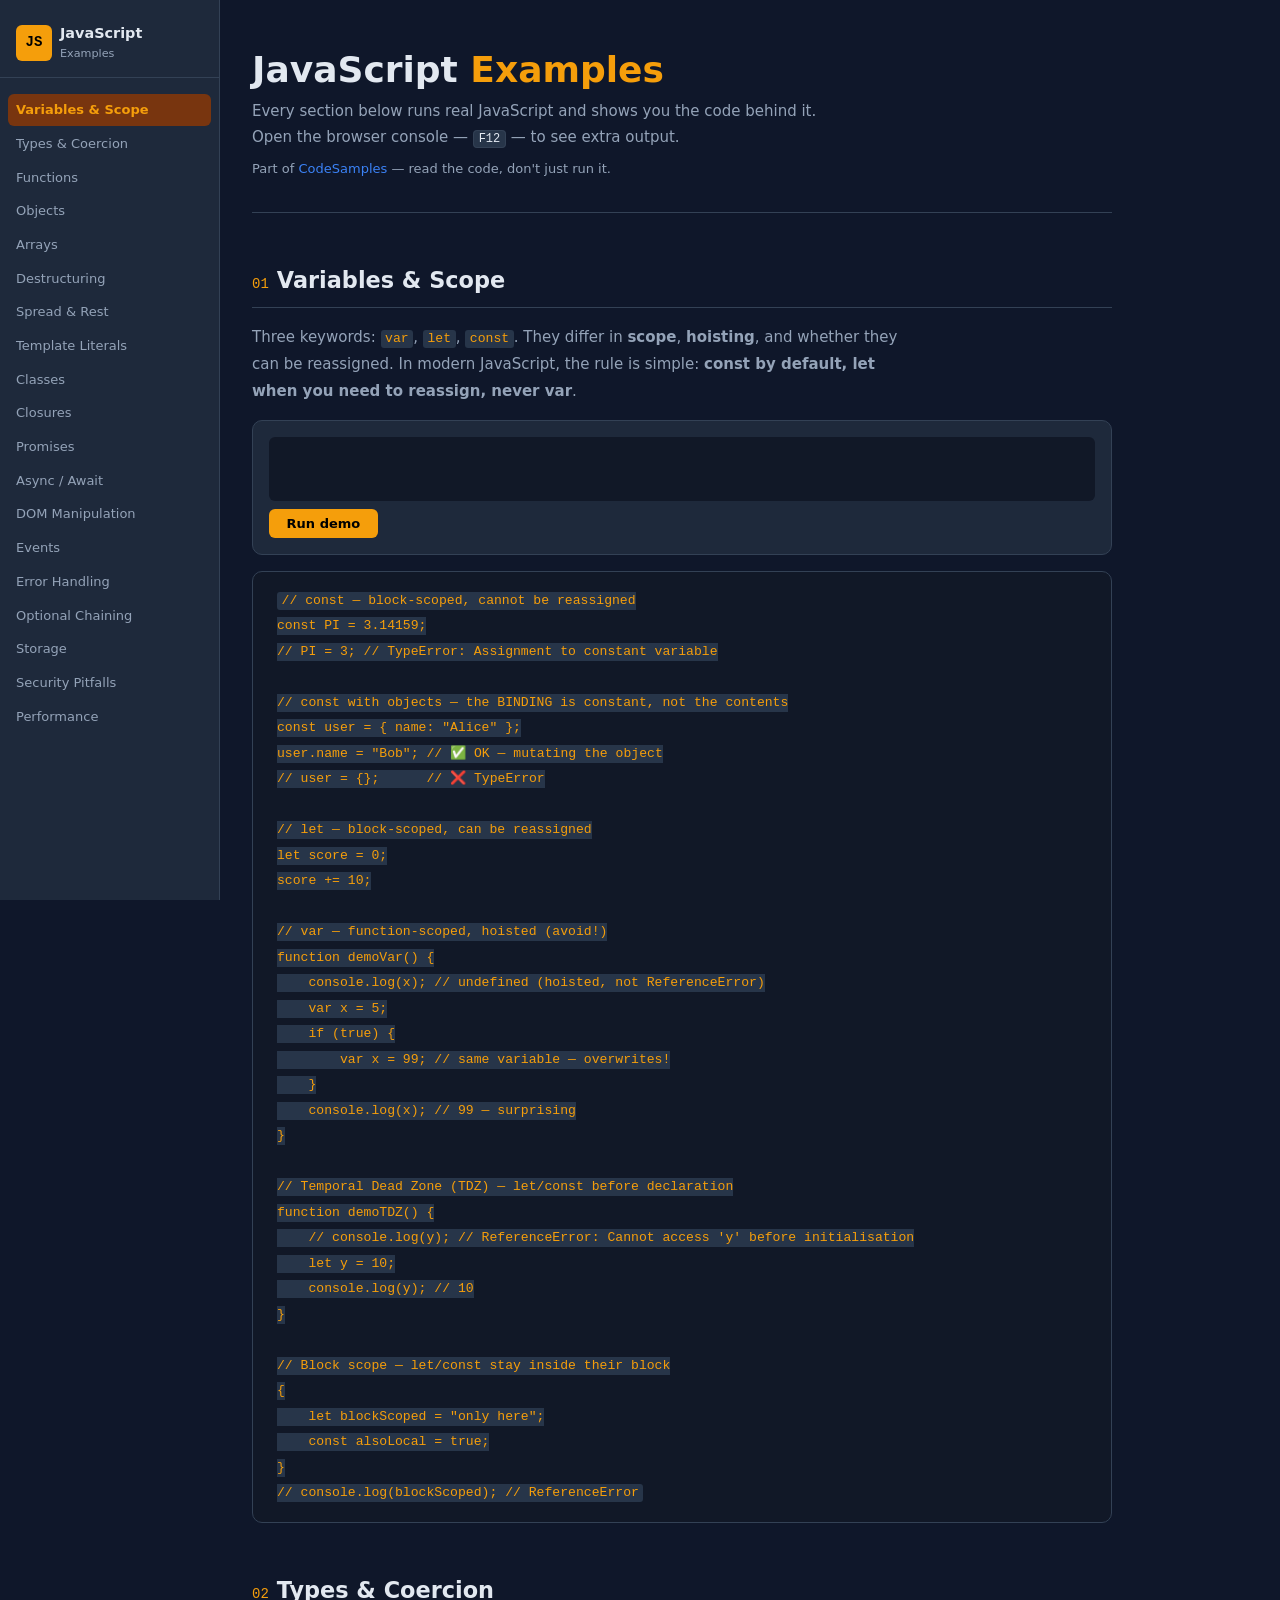
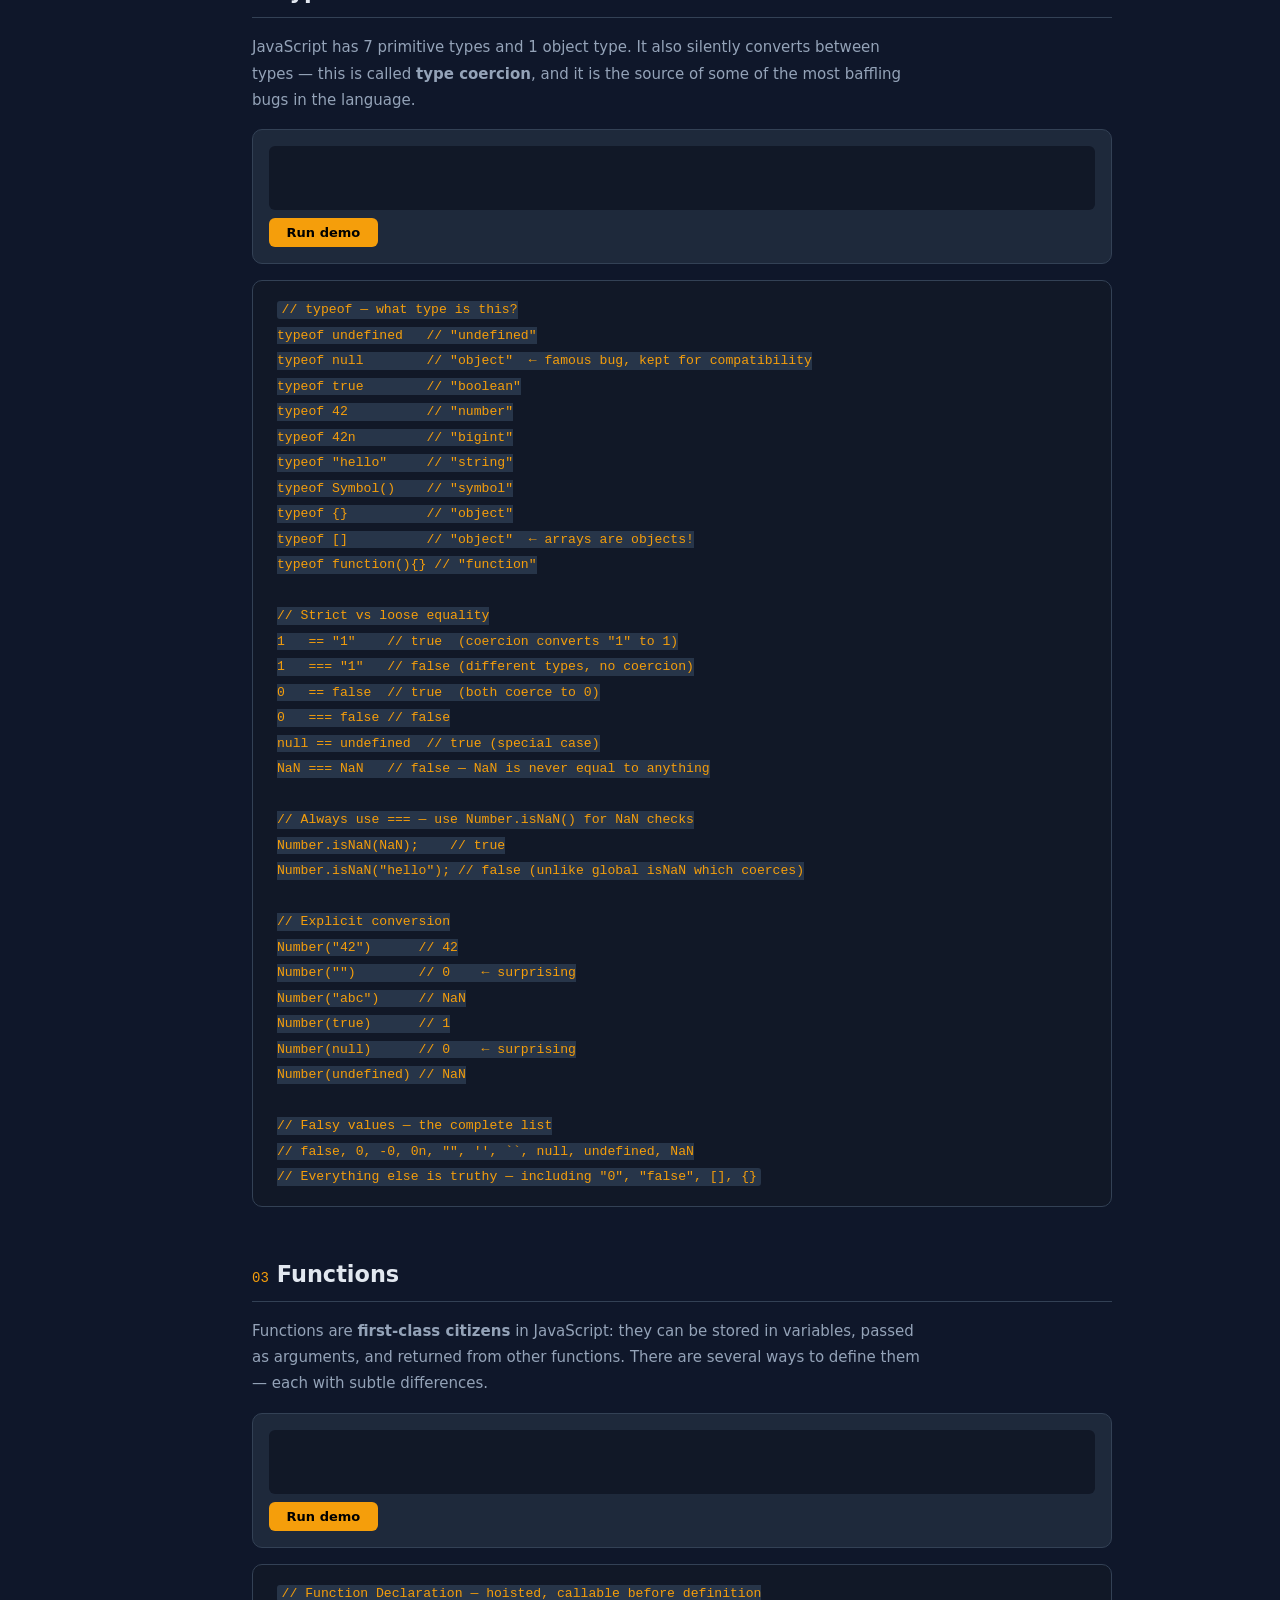
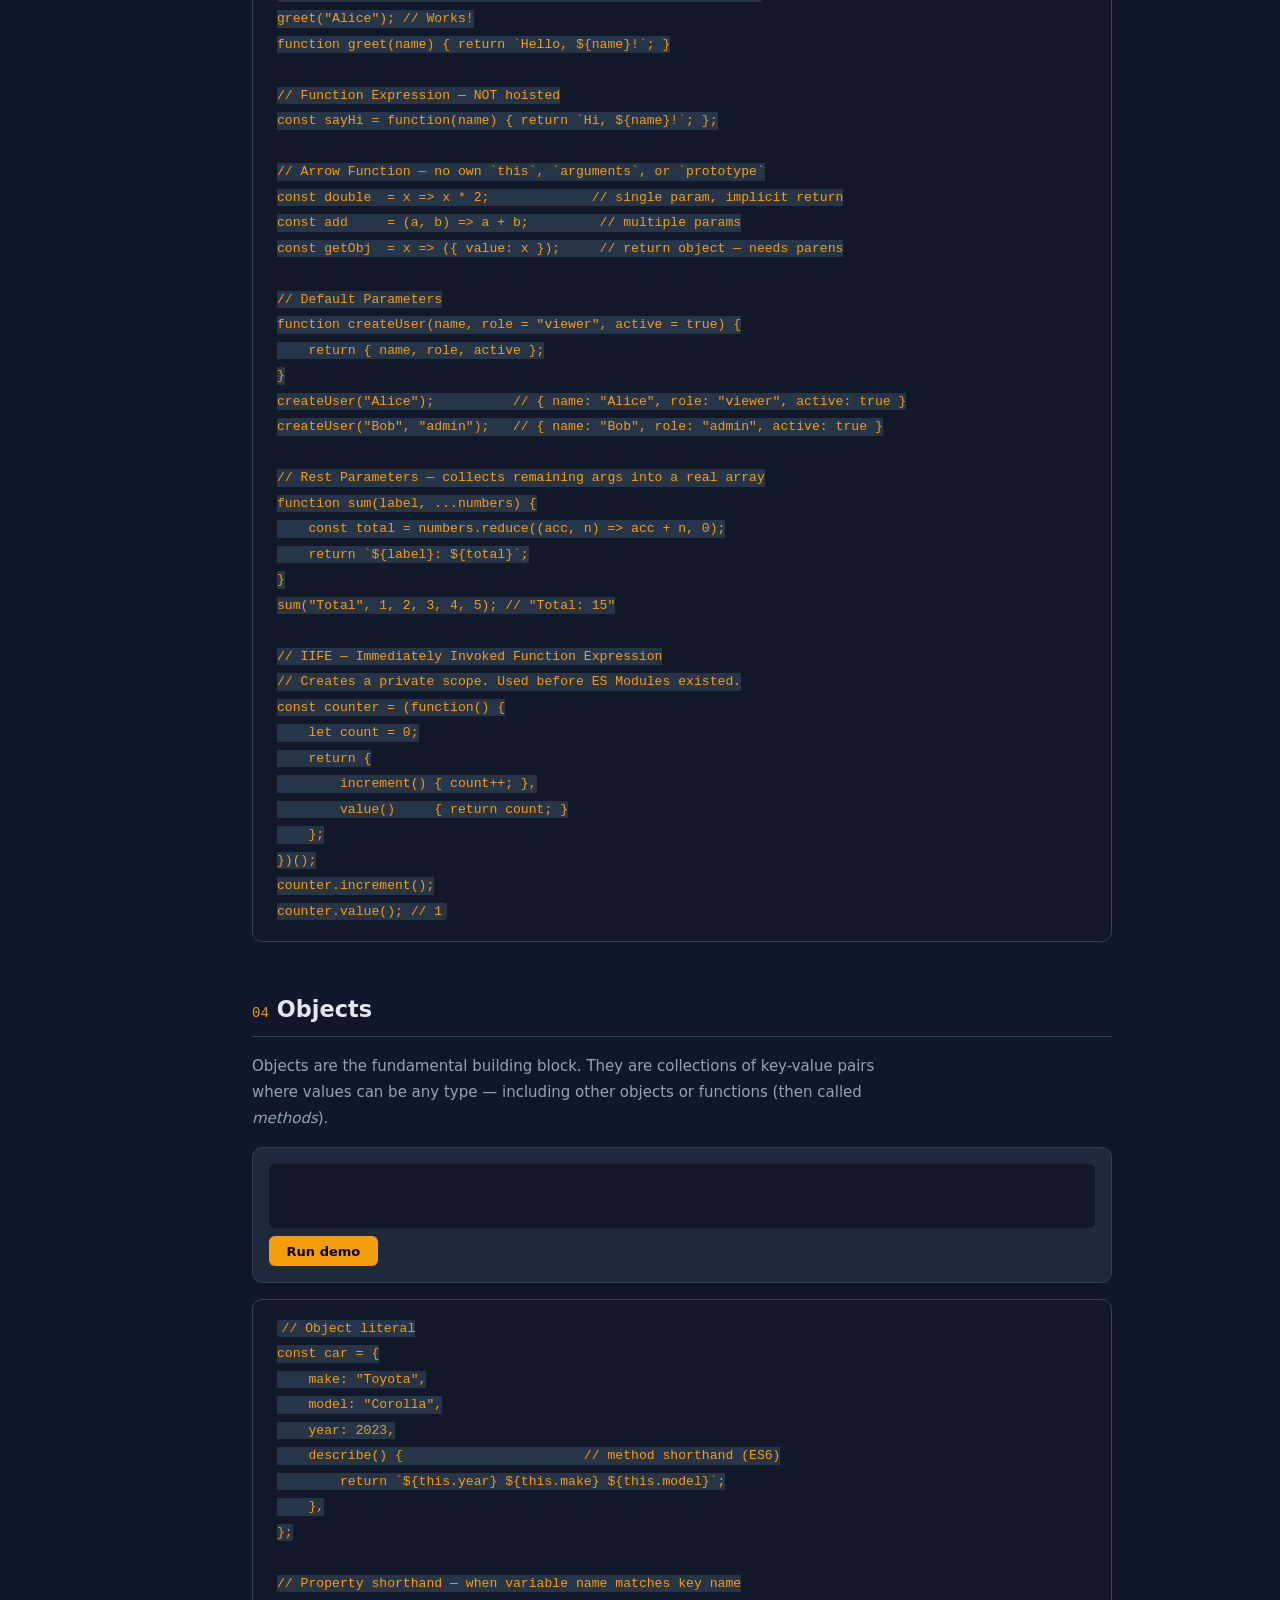
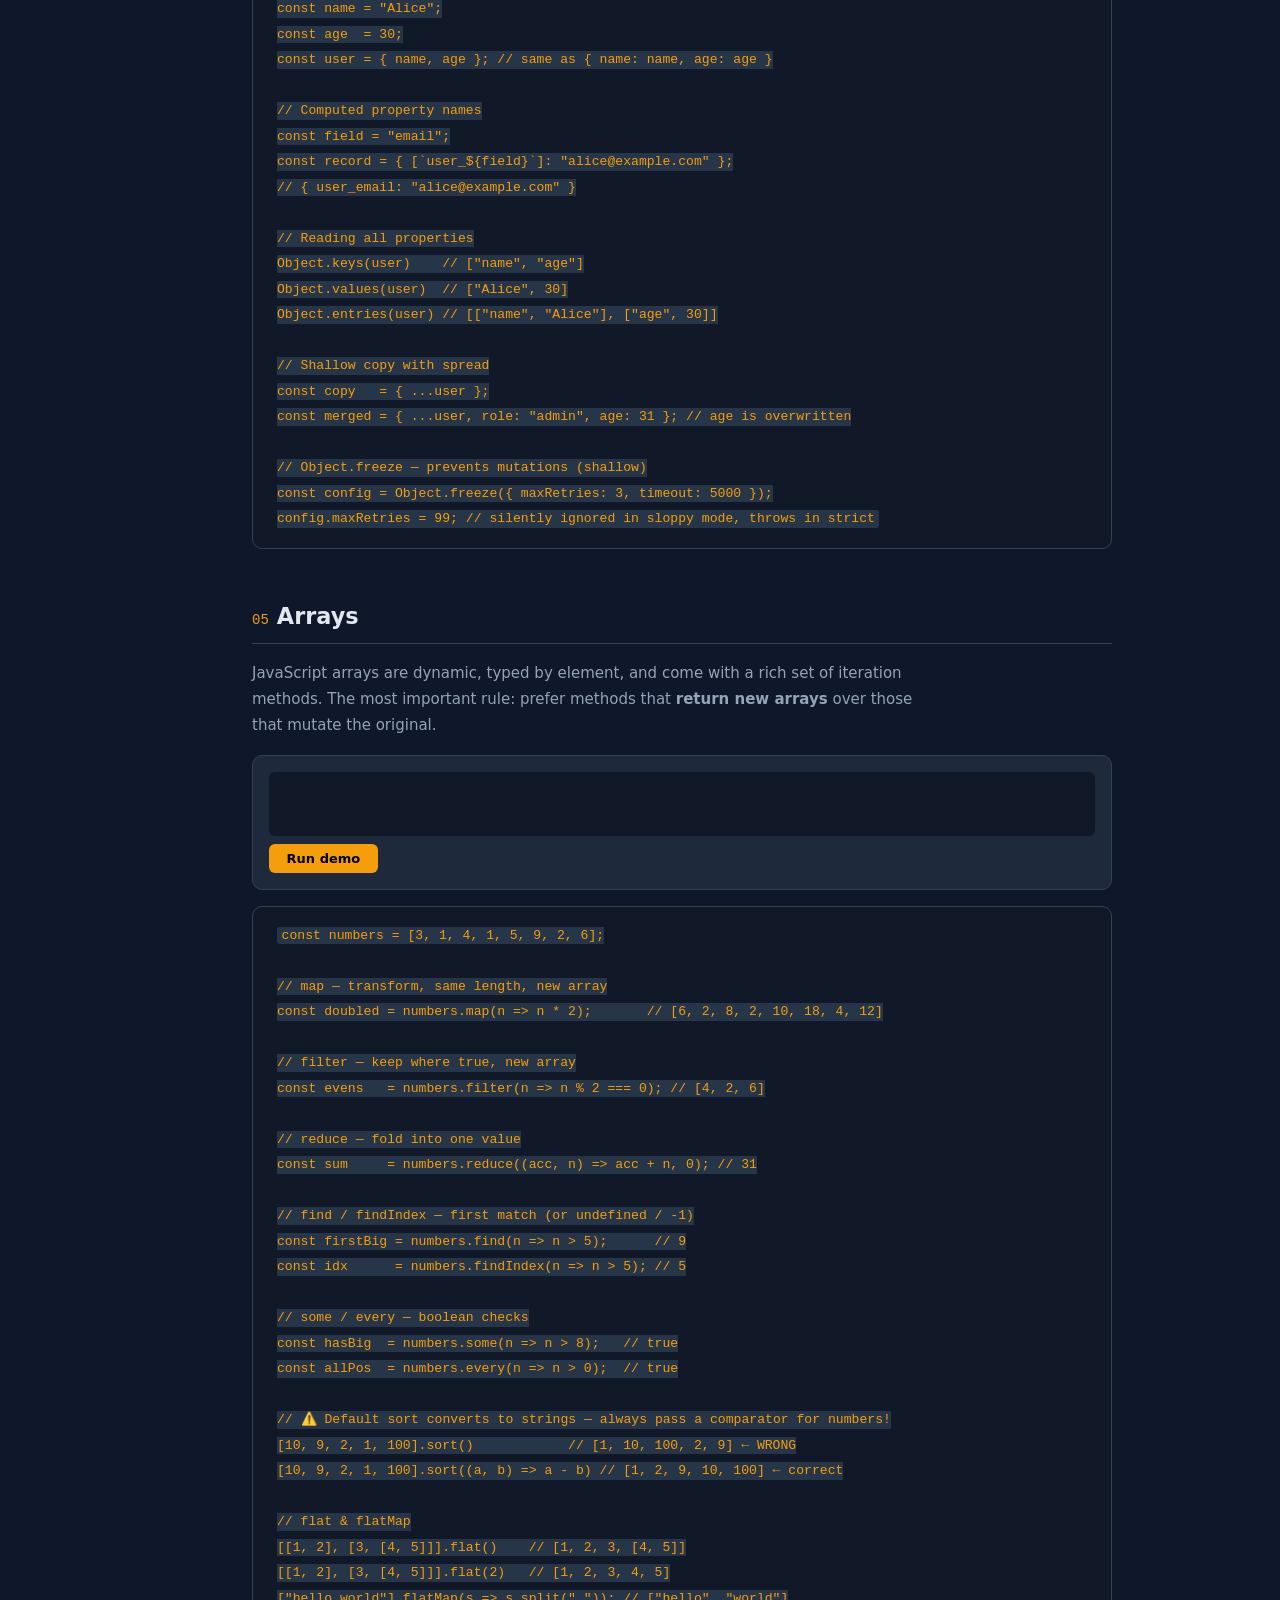
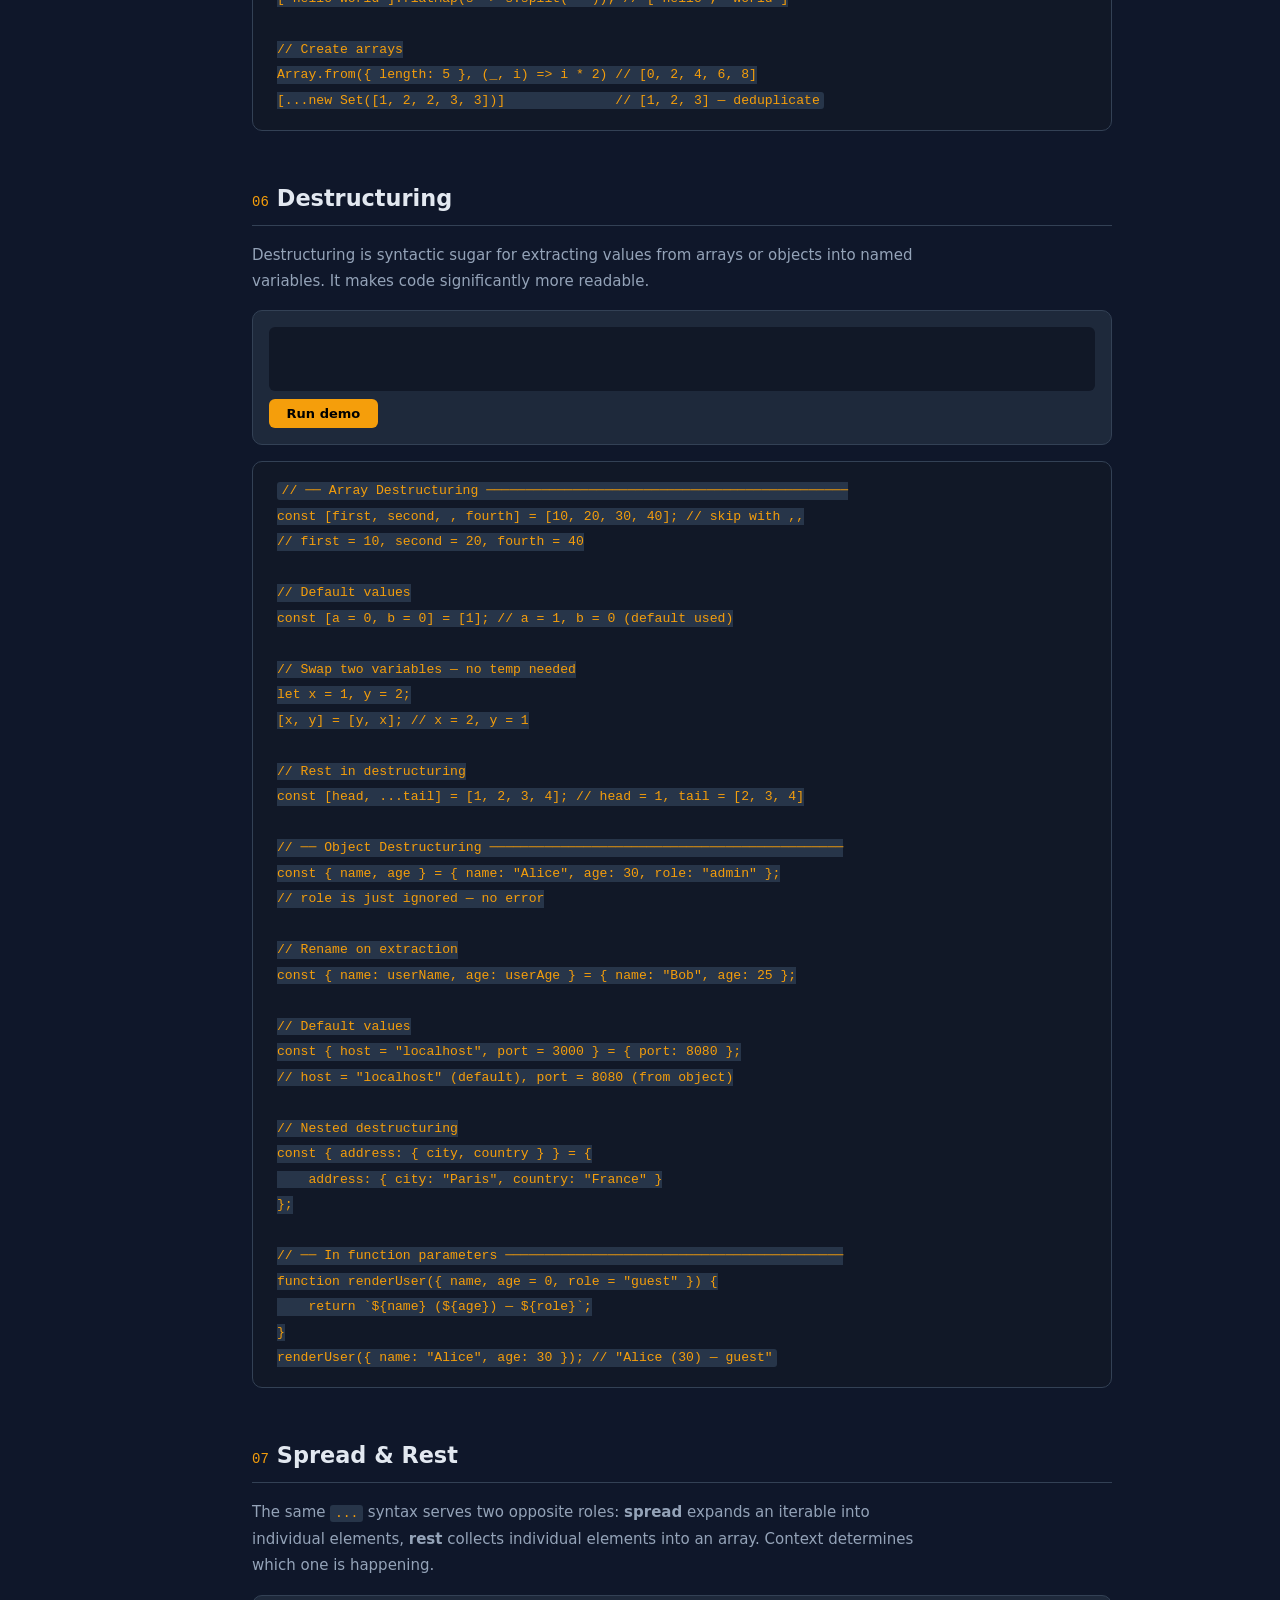
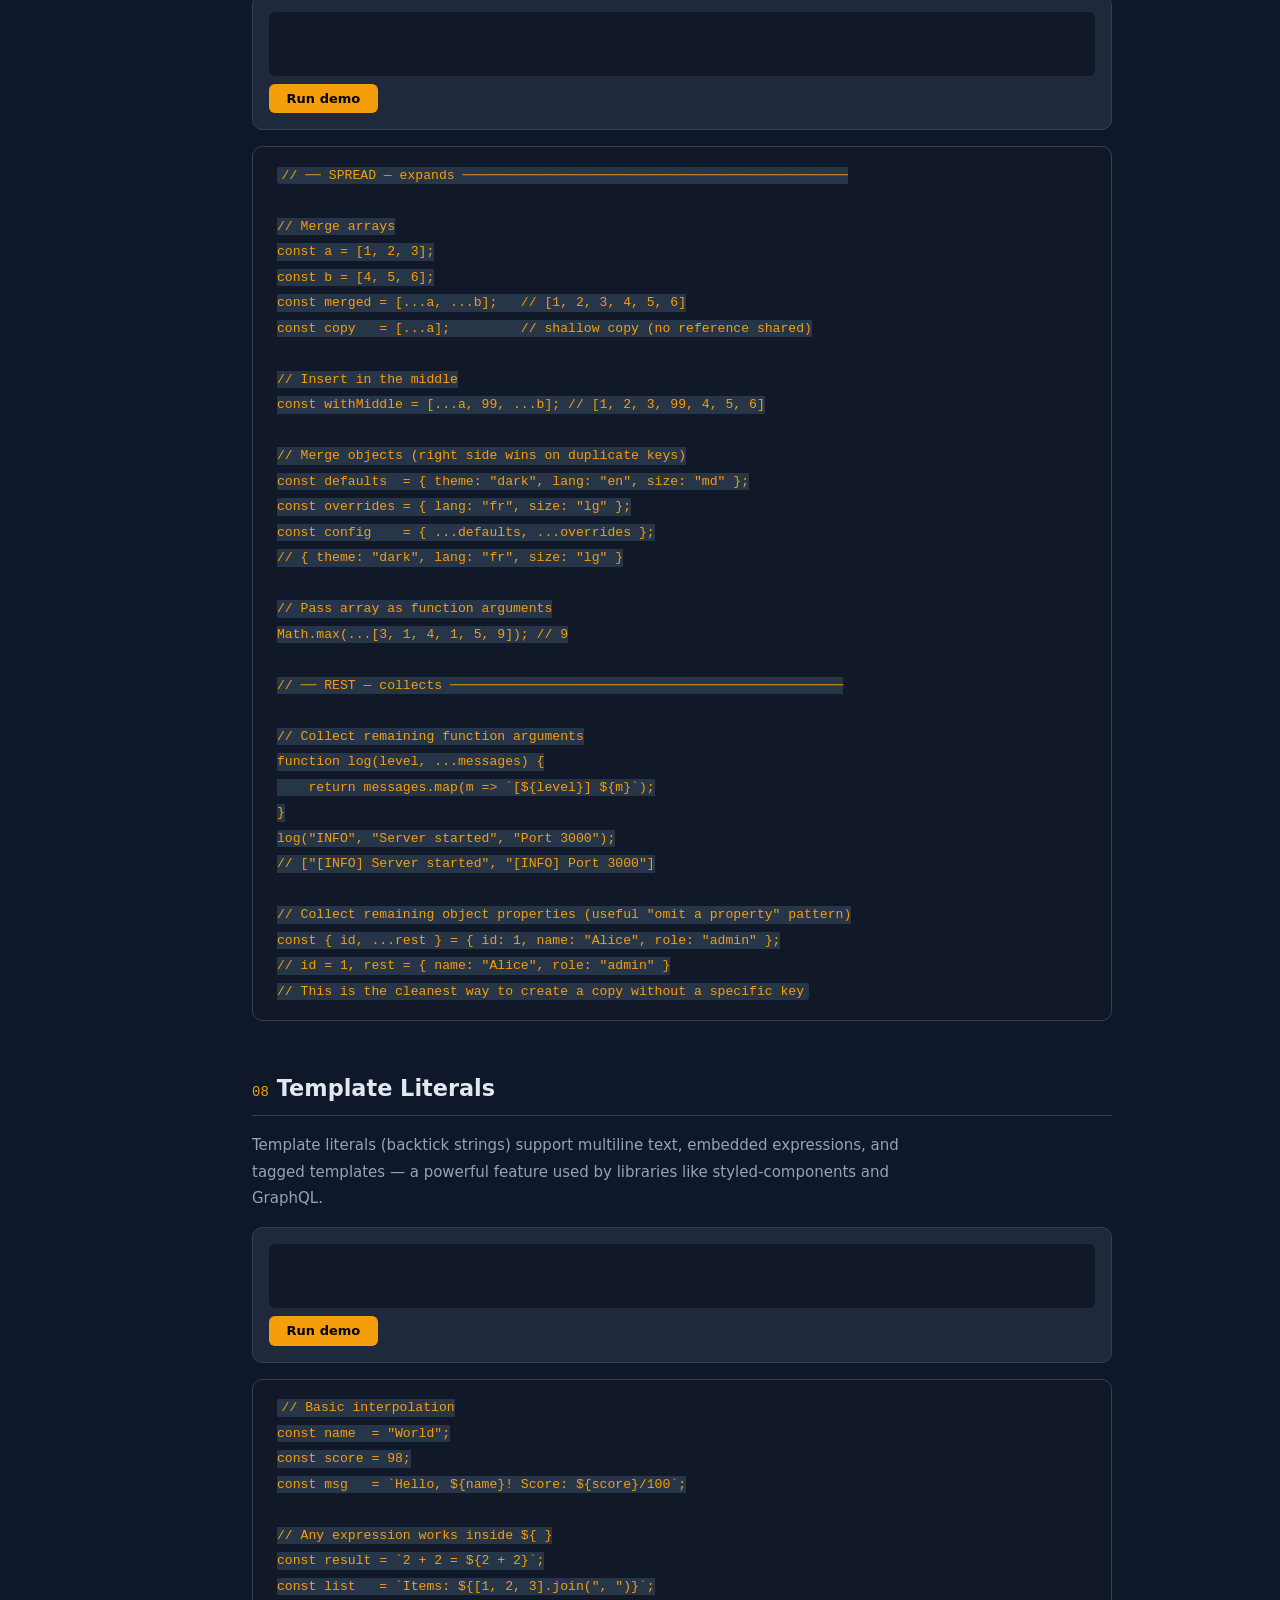
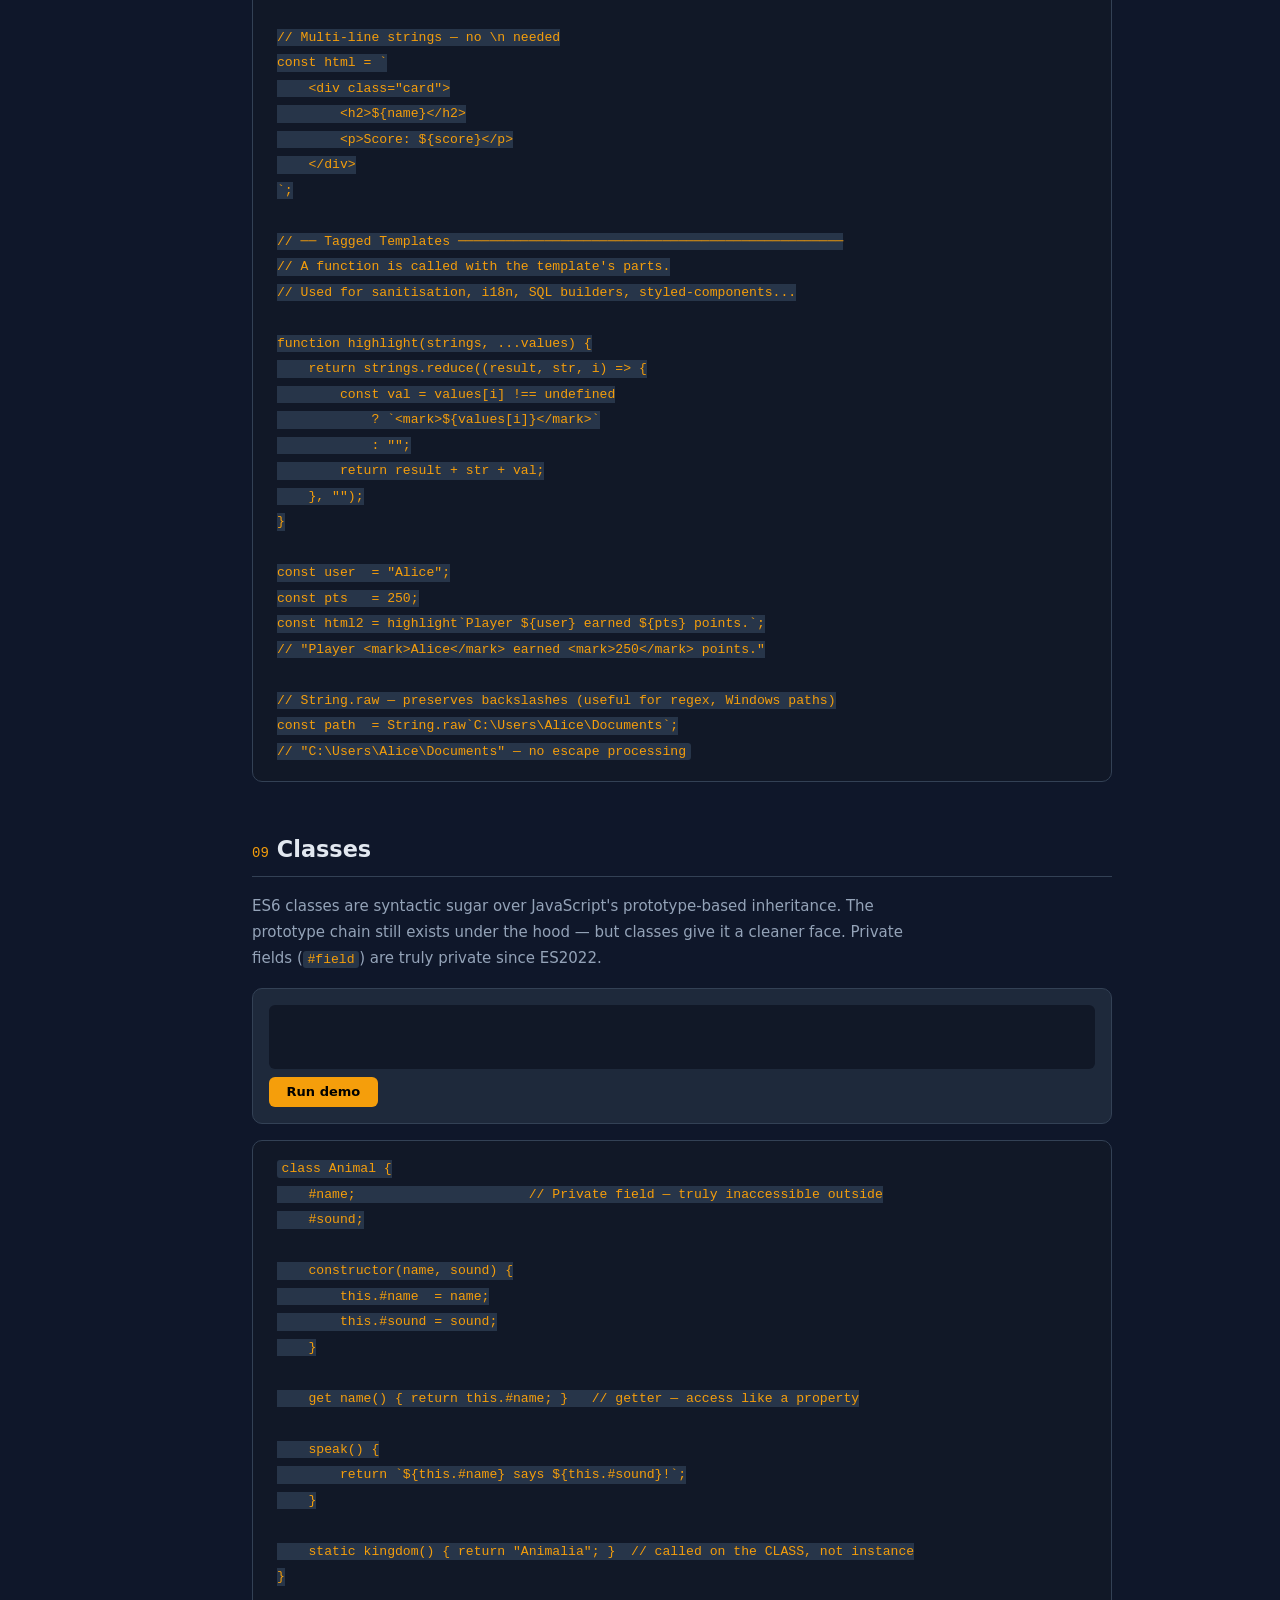
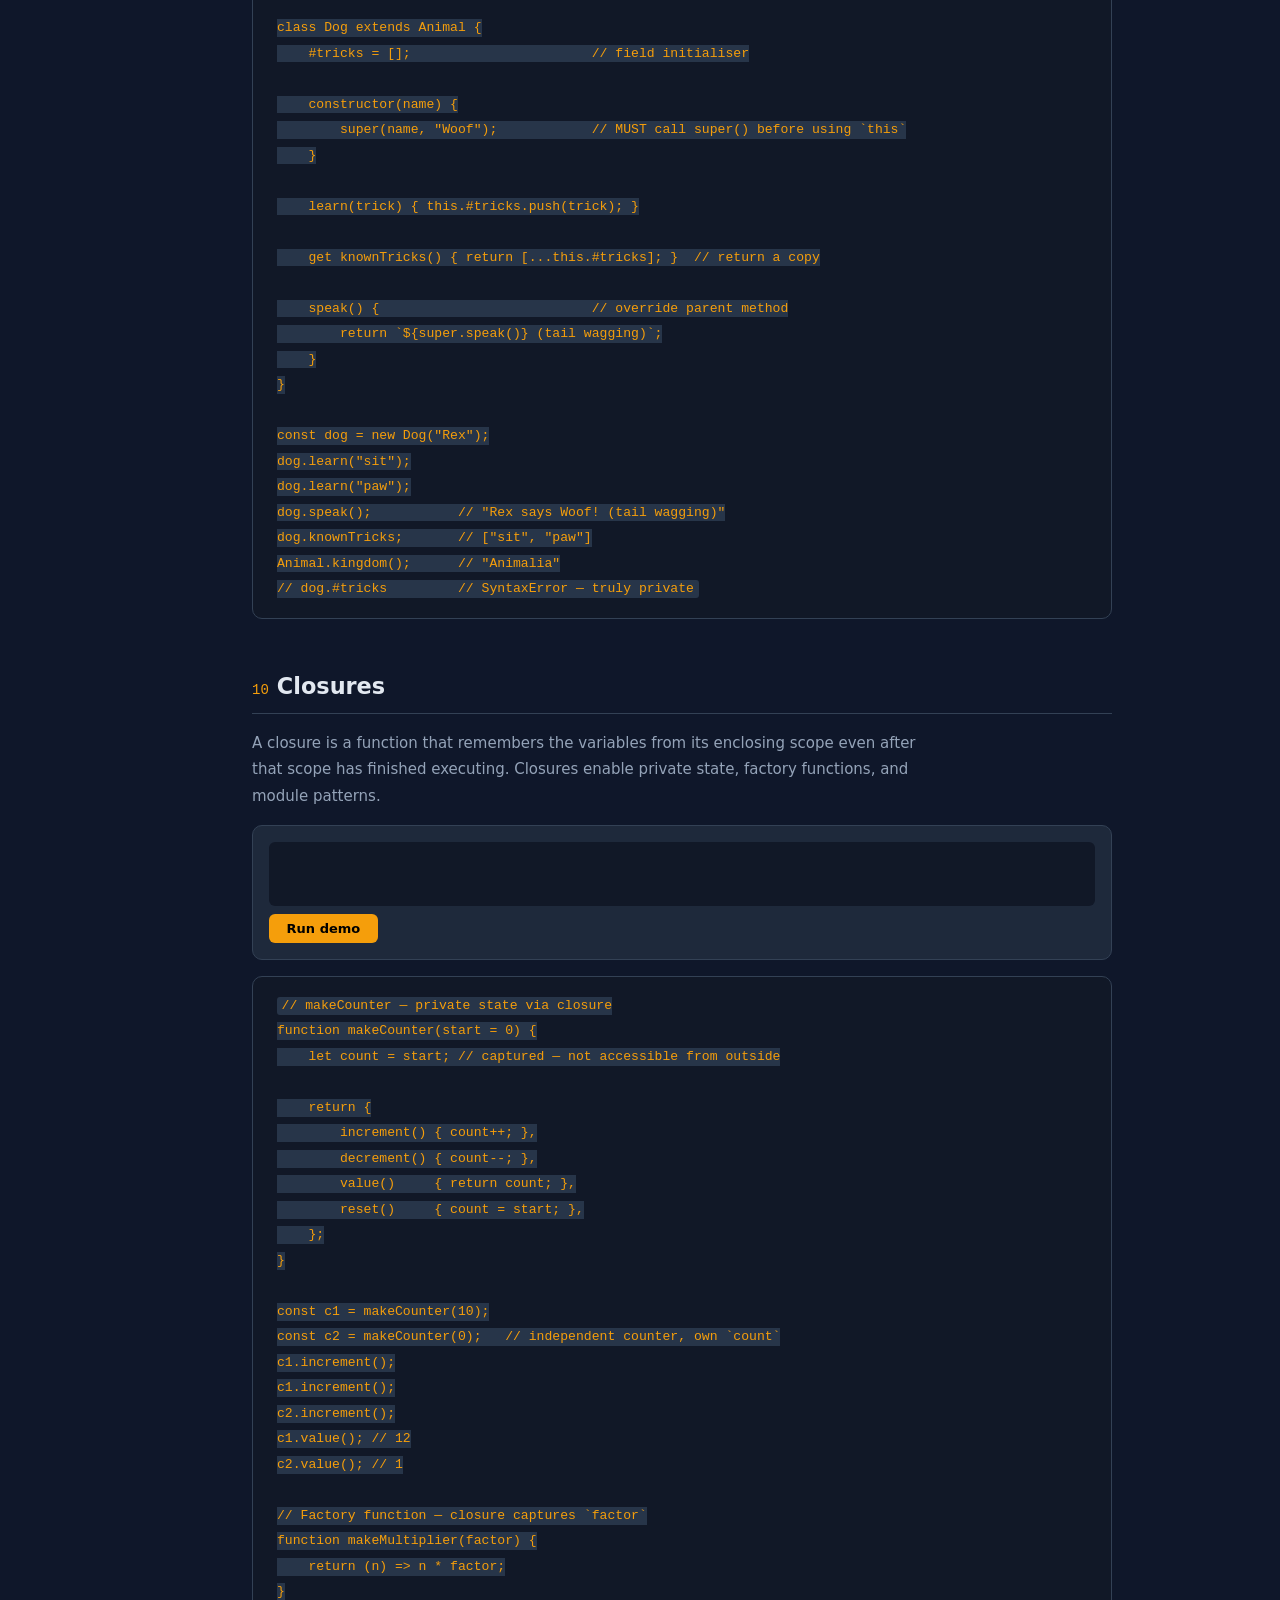
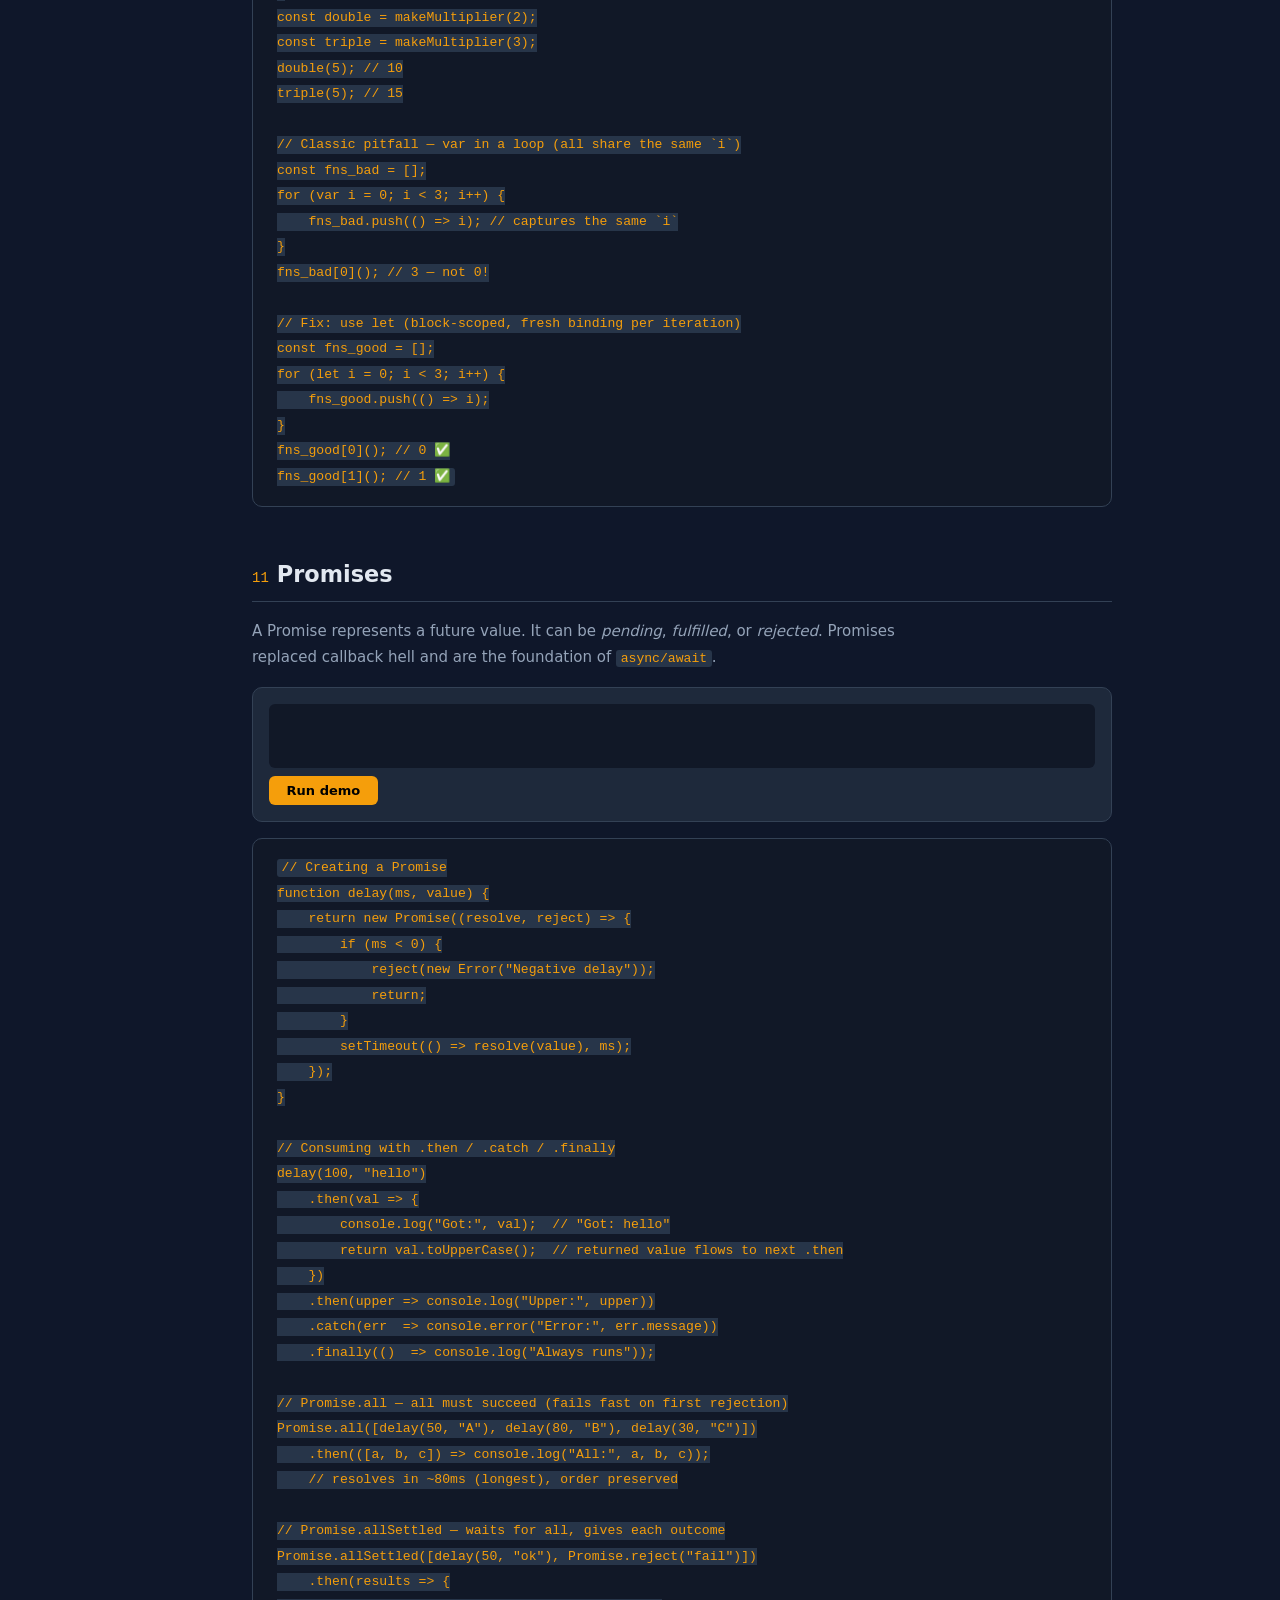
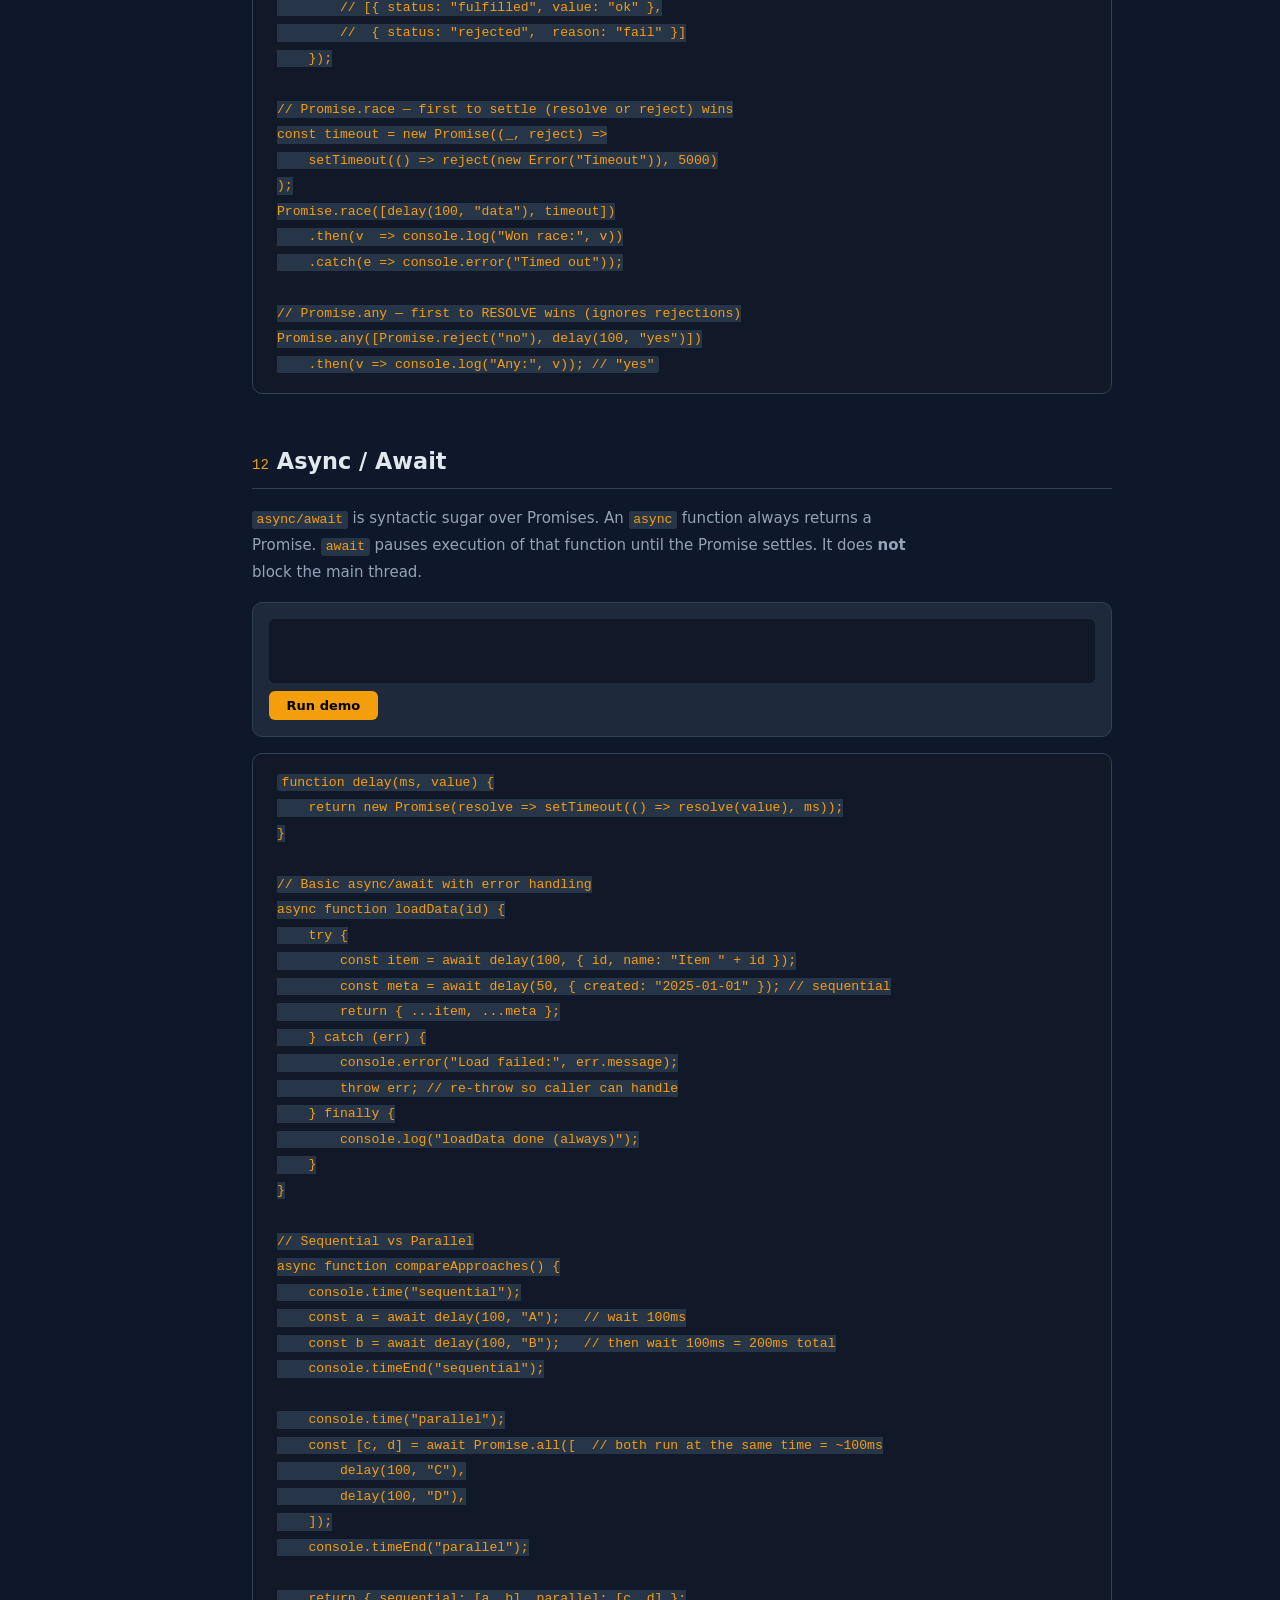
<file: js/examples/index.html>
<!DOCTYPE html>
<html lang="en">
<head>
    <meta charset="UTF-8">
    <meta name="viewport" content="width=device-width, initial-scale=1.0">
    <title>JavaScript Examples — CodeSamples</title>
    <link rel="stylesheet" href="style.css">
</head>
<body>

    <!-- ═══════════════════════════════════════════════════════════════════════
         NAVIGATION
         A fixed sidebar listing every concept section.
         JS adds .active to the link whose section is currently in view
         (IntersectionObserver — see main.js § Performance).
    ════════════════════════════════════════════════════════════════════════ -->
    <nav id="sidebar" aria-label="Concept navigation">
        <div class="nav-header">
            <span class="nav-logo">JS</span>
            <h1>JavaScript<br><small>Examples</small></h1>
        </div>
        <ul class="nav-list">
            <li><a href="#variables">Variables &amp; Scope</a></li>
            <li><a href="#types">Types &amp; Coercion</a></li>
            <li><a href="#functions">Functions</a></li>
            <li><a href="#objects">Objects</a></li>
            <li><a href="#arrays">Arrays</a></li>
            <li><a href="#destructuring">Destructuring</a></li>
            <li><a href="#spread-rest">Spread &amp; Rest</a></li>
            <li><a href="#template-literals">Template Literals</a></li>
            <li><a href="#classes">Classes</a></li>
            <li><a href="#closures">Closures</a></li>
            <li><a href="#promises">Promises</a></li>
            <li><a href="#async-await">Async / Await</a></li>
            <li><a href="#dom">DOM Manipulation</a></li>
            <li><a href="#events">Events</a></li>
            <li><a href="#errors">Error Handling</a></li>
            <li><a href="#optional-chaining">Optional Chaining</a></li>
            <li><a href="#storage">Storage</a></li>
            <li><a href="#security">Security Pitfalls</a></li>
            <li><a href="#performance">Performance</a></li>
        </ul>
    </nav>

    <main id="content">

        <!-- ─── Page header ──────────────────────────────────────────────── -->
        <header class="page-header">
            <h1>JavaScript <span>Examples</span></h1>
            <p>
                Every section below runs real JavaScript and shows you the code behind it.
                Open the browser console — <kbd>F12</kbd> — to see extra output.
            </p>
            <p class="disclaimer">
                Part of <a href="../../README.md">CodeSamples</a> — read the code, don't just run it.
            </p>
        </header>

        <!-- ═══════════════════════════════════════════════════════════════
             § 1 — VARIABLES & SCOPE
        ════════════════════════════════════════════════════════════════ -->
        <section id="variables" class="concept-section">
            <h2><span class="section-num">01</span> Variables &amp; Scope</h2>
            <p>
                Three keywords: <code>var</code>, <code>let</code>, <code>const</code>.
                They differ in <strong>scope</strong>, <strong>hoisting</strong>, and whether they can be reassigned.
                In modern JavaScript, the rule is simple: <strong>const by default, let when you need to reassign, never var</strong>.
            </p>

            <div class="demo-area">
                <div class="output-panel" id="out-variables" aria-live="polite" aria-label="Variables demo output"></div>
                <button class="btn" data-demo="variables">Run demo</button>
            </div>

            <pre><code class="js">// const — block-scoped, cannot be reassigned
const PI = 3.14159;
// PI = 3; // TypeError: Assignment to constant variable

// const with objects — the BINDING is constant, not the contents
const user = { name: "Alice" };
user.name = "Bob"; // ✅ OK — mutating the object
// user = {};      // ❌ TypeError

// let — block-scoped, can be reassigned
let score = 0;
score += 10;

// var — function-scoped, hoisted (avoid!)
function demoVar() {
    console.log(x); // undefined (hoisted, not ReferenceError)
    var x = 5;
    if (true) {
        var x = 99; // same variable — overwrites!
    }
    console.log(x); // 99 — surprising
}

// Temporal Dead Zone (TDZ) — let/const before declaration
function demoTDZ() {
    // console.log(y); // ReferenceError: Cannot access 'y' before initialisation
    let y = 10;
    console.log(y); // 10
}

// Block scope — let/const stay inside their block
{
    let blockScoped = "only here";
    const alsoLocal = true;
}
// console.log(blockScoped); // ReferenceError</code></pre>
        </section>

        <!-- ═══════════════════════════════════════════════════════════════
             § 2 — TYPES & COERCION
        ════════════════════════════════════════════════════════════════ -->
        <section id="types" class="concept-section">
            <h2><span class="section-num">02</span> Types &amp; Coercion</h2>
            <p>
                JavaScript has 7 primitive types and 1 object type. It also silently converts
                between types — this is called <strong>type coercion</strong>, and it is the source of
                some of the most baffling bugs in the language.
            </p>

            <div class="demo-area">
                <div class="output-panel" id="out-types" aria-live="polite"></div>
                <button class="btn" data-demo="types">Run demo</button>
            </div>

            <pre><code class="js">// typeof — what type is this?
typeof undefined   // "undefined"
typeof null        // "object"  ← famous bug, kept for compatibility
typeof true        // "boolean"
typeof 42          // "number"
typeof 42n         // "bigint"
typeof "hello"     // "string"
typeof Symbol()    // "symbol"
typeof {}          // "object"
typeof []          // "object"  ← arrays are objects!
typeof function(){} // "function"

// Strict vs loose equality
1   == "1"    // true  (coercion converts "1" to 1)
1   === "1"   // false (different types, no coercion)
0   == false  // true  (both coerce to 0)
0   === false // false
null == undefined  // true (special case)
NaN === NaN   // false — NaN is never equal to anything

// Always use === — use Number.isNaN() for NaN checks
Number.isNaN(NaN);    // true
Number.isNaN("hello"); // false (unlike global isNaN which coerces)

// Explicit conversion
Number("42")      // 42
Number("")        // 0    ← surprising
Number("abc")     // NaN
Number(true)      // 1
Number(null)      // 0    ← surprising
Number(undefined) // NaN

// Falsy values — the complete list
// false, 0, -0, 0n, "", '', ``, null, undefined, NaN
// Everything else is truthy — including "0", "false", [], {}</code></pre>
        </section>

        <!-- ═══════════════════════════════════════════════════════════════
             § 3 — FUNCTIONS
        ════════════════════════════════════════════════════════════════ -->
        <section id="functions" class="concept-section">
            <h2><span class="section-num">03</span> Functions</h2>
            <p>
                Functions are <strong>first-class citizens</strong> in JavaScript: they can be stored in
                variables, passed as arguments, and returned from other functions.
                There are several ways to define them — each with subtle differences.
            </p>

            <div class="demo-area">
                <div class="output-panel" id="out-functions" aria-live="polite"></div>
                <button class="btn" data-demo="functions">Run demo</button>
            </div>

            <pre><code class="js">// Function Declaration — hoisted, callable before definition
greet("Alice"); // Works!
function greet(name) { return `Hello, ${name}!`; }

// Function Expression — NOT hoisted
const sayHi = function(name) { return `Hi, ${name}!`; };

// Arrow Function — no own `this`, `arguments`, or `prototype`
const double  = x => x * 2;             // single param, implicit return
const add     = (a, b) => a + b;         // multiple params
const getObj  = x => ({ value: x });     // return object — needs parens

// Default Parameters
function createUser(name, role = "viewer", active = true) {
    return { name, role, active };
}
createUser("Alice");          // { name: "Alice", role: "viewer", active: true }
createUser("Bob", "admin");   // { name: "Bob", role: "admin", active: true }

// Rest Parameters — collects remaining args into a real array
function sum(label, ...numbers) {
    const total = numbers.reduce((acc, n) => acc + n, 0);
    return `${label}: ${total}`;
}
sum("Total", 1, 2, 3, 4, 5); // "Total: 15"

// IIFE — Immediately Invoked Function Expression
// Creates a private scope. Used before ES Modules existed.
const counter = (function() {
    let count = 0;
    return {
        increment() { count++; },
        value()     { return count; }
    };
})();
counter.increment();
counter.value(); // 1</code></pre>
        </section>

        <!-- ═══════════════════════════════════════════════════════════════
             § 4 — OBJECTS
        ════════════════════════════════════════════════════════════════ -->
        <section id="objects" class="concept-section">
            <h2><span class="section-num">04</span> Objects</h2>
            <p>
                Objects are the fundamental building block. They are collections of key-value pairs
                where values can be any type — including other objects or functions (then called <em>methods</em>).
            </p>

            <div class="demo-area">
                <div class="output-panel" id="out-objects" aria-live="polite"></div>
                <button class="btn" data-demo="objects">Run demo</button>
            </div>

            <pre><code class="js">// Object literal
const car = {
    make: "Toyota",
    model: "Corolla",
    year: 2023,
    describe() {                       // method shorthand (ES6)
        return `${this.year} ${this.make} ${this.model}`;
    },
};

// Property shorthand — when variable name matches key name
const name = "Alice";
const age  = 30;
const user = { name, age }; // same as { name: name, age: age }

// Computed property names
const field = "email";
const record = { [`user_${field}`]: "alice@example.com" };
// { user_email: "alice@example.com" }

// Reading all properties
Object.keys(user)    // ["name", "age"]
Object.values(user)  // ["Alice", 30]
Object.entries(user) // [["name", "Alice"], ["age", 30]]

// Shallow copy with spread
const copy   = { ...user };
const merged = { ...user, role: "admin", age: 31 }; // age is overwritten

// Object.freeze — prevents mutations (shallow)
const config = Object.freeze({ maxRetries: 3, timeout: 5000 });
config.maxRetries = 99; // silently ignored in sloppy mode, throws in strict</code></pre>
        </section>

        <!-- ═══════════════════════════════════════════════════════════════
             § 5 — ARRAYS
        ════════════════════════════════════════════════════════════════ -->
        <section id="arrays" class="concept-section">
            <h2><span class="section-num">05</span> Arrays</h2>
            <p>
                JavaScript arrays are dynamic, typed by element, and come with a rich set
                of iteration methods. The most important rule: prefer methods that <strong>return new arrays</strong>
                over those that mutate the original.
            </p>

            <div class="demo-area">
                <div class="output-panel" id="out-arrays" aria-live="polite"></div>
                <button class="btn" data-demo="arrays">Run demo</button>
            </div>

            <pre><code class="js">const numbers = [3, 1, 4, 1, 5, 9, 2, 6];

// map — transform, same length, new array
const doubled = numbers.map(n => n * 2);       // [6, 2, 8, 2, 10, 18, 4, 12]

// filter — keep where true, new array
const evens   = numbers.filter(n => n % 2 === 0); // [4, 2, 6]

// reduce — fold into one value
const sum     = numbers.reduce((acc, n) => acc + n, 0); // 31

// find / findIndex — first match (or undefined / -1)
const firstBig = numbers.find(n => n > 5);      // 9
const idx      = numbers.findIndex(n => n > 5); // 5

// some / every — boolean checks
const hasBig  = numbers.some(n => n > 8);   // true
const allPos  = numbers.every(n => n > 0);  // true

// ⚠️ Default sort converts to strings — always pass a comparator for numbers!
[10, 9, 2, 1, 100].sort()            // [1, 10, 100, 2, 9] ← WRONG
[10, 9, 2, 1, 100].sort((a, b) => a - b) // [1, 2, 9, 10, 100] ← correct

// flat & flatMap
[[1, 2], [3, [4, 5]]].flat()    // [1, 2, 3, [4, 5]]
[[1, 2], [3, [4, 5]]].flat(2)   // [1, 2, 3, 4, 5]
["hello world"].flatMap(s => s.split(" ")); // ["hello", "world"]

// Create arrays
Array.from({ length: 5 }, (_, i) => i * 2) // [0, 2, 4, 6, 8]
[...new Set([1, 2, 2, 3, 3])]              // [1, 2, 3] — deduplicate</code></pre>
        </section>

        <!-- ═══════════════════════════════════════════════════════════════
             § 6 — DESTRUCTURING
        ════════════════════════════════════════════════════════════════ -->
        <section id="destructuring" class="concept-section">
            <h2><span class="section-num">06</span> Destructuring</h2>
            <p>
                Destructuring is syntactic sugar for extracting values from arrays or objects
                into named variables. It makes code significantly more readable.
            </p>

            <div class="demo-area">
                <div class="output-panel" id="out-destructuring" aria-live="polite"></div>
                <button class="btn" data-demo="destructuring">Run demo</button>
            </div>

            <pre><code class="js">// ── Array Destructuring ──────────────────────────────────────────────
const [first, second, , fourth] = [10, 20, 30, 40]; // skip with ,,
// first = 10, second = 20, fourth = 40

// Default values
const [a = 0, b = 0] = [1]; // a = 1, b = 0 (default used)

// Swap two variables — no temp needed
let x = 1, y = 2;
[x, y] = [y, x]; // x = 2, y = 1

// Rest in destructuring
const [head, ...tail] = [1, 2, 3, 4]; // head = 1, tail = [2, 3, 4]

// ── Object Destructuring ─────────────────────────────────────────────
const { name, age } = { name: "Alice", age: 30, role: "admin" };
// role is just ignored — no error

// Rename on extraction
const { name: userName, age: userAge } = { name: "Bob", age: 25 };

// Default values
const { host = "localhost", port = 3000 } = { port: 8080 };
// host = "localhost" (default), port = 8080 (from object)

// Nested destructuring
const { address: { city, country } } = {
    address: { city: "Paris", country: "France" }
};

// ── In function parameters ───────────────────────────────────────────
function renderUser({ name, age = 0, role = "guest" }) {
    return `${name} (${age}) — ${role}`;
}
renderUser({ name: "Alice", age: 30 }); // "Alice (30) — guest"</code></pre>
        </section>

        <!-- ═══════════════════════════════════════════════════════════════
             § 7 — SPREAD & REST
        ════════════════════════════════════════════════════════════════ -->
        <section id="spread-rest" class="concept-section">
            <h2><span class="section-num">07</span> Spread &amp; Rest</h2>
            <p>
                The same <code>...</code> syntax serves two opposite roles:
                <strong>spread</strong> expands an iterable into individual elements,
                <strong>rest</strong> collects individual elements into an array.
                Context determines which one is happening.
            </p>

            <div class="demo-area">
                <div class="output-panel" id="out-spread-rest" aria-live="polite"></div>
                <button class="btn" data-demo="spread-rest">Run demo</button>
            </div>

            <pre><code class="js">// ── SPREAD — expands ─────────────────────────────────────────────────

// Merge arrays
const a = [1, 2, 3];
const b = [4, 5, 6];
const merged = [...a, ...b];   // [1, 2, 3, 4, 5, 6]
const copy   = [...a];         // shallow copy (no reference shared)

// Insert in the middle
const withMiddle = [...a, 99, ...b]; // [1, 2, 3, 99, 4, 5, 6]

// Merge objects (right side wins on duplicate keys)
const defaults  = { theme: "dark", lang: "en", size: "md" };
const overrides = { lang: "fr", size: "lg" };
const config    = { ...defaults, ...overrides };
// { theme: "dark", lang: "fr", size: "lg" }

// Pass array as function arguments
Math.max(...[3, 1, 4, 1, 5, 9]); // 9

// ── REST — collects ──────────────────────────────────────────────────

// Collect remaining function arguments
function log(level, ...messages) {
    return messages.map(m => `[${level}] ${m}`);
}
log("INFO", "Server started", "Port 3000");
// ["[INFO] Server started", "[INFO] Port 3000"]

// Collect remaining object properties (useful "omit a property" pattern)
const { id, ...rest } = { id: 1, name: "Alice", role: "admin" };
// id = 1, rest = { name: "Alice", role: "admin" }
// This is the cleanest way to create a copy without a specific key</code></pre>
        </section>

        <!-- ═══════════════════════════════════════════════════════════════
             § 8 — TEMPLATE LITERALS
        ════════════════════════════════════════════════════════════════ -->
        <section id="template-literals" class="concept-section">
            <h2><span class="section-num">08</span> Template Literals</h2>
            <p>
                Template literals (backtick strings) support multiline text, embedded expressions,
                and tagged templates — a powerful feature used by libraries like styled-components and GraphQL.
            </p>

            <div class="demo-area">
                <div class="output-panel" id="out-template-literals" aria-live="polite"></div>
                <button class="btn" data-demo="template-literals">Run demo</button>
            </div>

            <pre><code class="js">// Basic interpolation
const name  = "World";
const score = 98;
const msg   = `Hello, ${name}! Score: ${score}/100`;

// Any expression works inside ${ }
const result = `2 + 2 = ${2 + 2}`;
const list   = `Items: ${[1, 2, 3].join(", ")}`;

// Multi-line strings — no \n needed
const html = `
    &lt;div class="card"&gt;
        &lt;h2&gt;${name}&lt;/h2&gt;
        &lt;p&gt;Score: ${score}&lt;/p&gt;
    &lt;/div&gt;
`;

// ── Tagged Templates ─────────────────────────────────────────────────
// A function is called with the template's parts.
// Used for sanitisation, i18n, SQL builders, styled-components...

function highlight(strings, ...values) {
    return strings.reduce((result, str, i) => {
        const val = values[i] !== undefined
            ? `&lt;mark&gt;${values[i]}&lt;/mark&gt;`
            : "";
        return result + str + val;
    }, "");
}

const user  = "Alice";
const pts   = 250;
const html2 = highlight`Player ${user} earned ${pts} points.`;
// "Player &lt;mark&gt;Alice&lt;/mark&gt; earned &lt;mark&gt;250&lt;/mark&gt; points."

// String.raw — preserves backslashes (useful for regex, Windows paths)
const path  = String.raw`C:\Users\Alice\Documents`;
// "C:\Users\Alice\Documents" — no escape processing</code></pre>
        </section>

        <!-- ═══════════════════════════════════════════════════════════════
             § 9 — CLASSES
        ════════════════════════════════════════════════════════════════ -->
        <section id="classes" class="concept-section">
            <h2><span class="section-num">09</span> Classes</h2>
            <p>
                ES6 classes are syntactic sugar over JavaScript's prototype-based inheritance.
                The prototype chain still exists under the hood — but classes give it a cleaner
                face. Private fields (<code>#field</code>) are truly private since ES2022.
            </p>

            <div class="demo-area">
                <div class="output-panel" id="out-classes" aria-live="polite"></div>
                <button class="btn" data-demo="classes">Run demo</button>
            </div>

            <pre><code class="js">class Animal {
    #name;                      // Private field — truly inaccessible outside
    #sound;

    constructor(name, sound) {
        this.#name  = name;
        this.#sound = sound;
    }

    get name() { return this.#name; }   // getter — access like a property

    speak() {
        return `${this.#name} says ${this.#sound}!`;
    }

    static kingdom() { return "Animalia"; }  // called on the CLASS, not instance
}

class Dog extends Animal {
    #tricks = [];                       // field initialiser

    constructor(name) {
        super(name, "Woof");            // MUST call super() before using `this`
    }

    learn(trick) { this.#tricks.push(trick); }

    get knownTricks() { return [...this.#tricks]; }  // return a copy

    speak() {                           // override parent method
        return `${super.speak()} (tail wagging)`;
    }
}

const dog = new Dog("Rex");
dog.learn("sit");
dog.learn("paw");
dog.speak();           // "Rex says Woof! (tail wagging)"
dog.knownTricks;       // ["sit", "paw"]
Animal.kingdom();      // "Animalia"
// dog.#tricks         // SyntaxError — truly private</code></pre>
        </section>

        <!-- ═══════════════════════════════════════════════════════════════
             § 10 — CLOSURES
        ════════════════════════════════════════════════════════════════ -->
        <section id="closures" class="concept-section">
            <h2><span class="section-num">10</span> Closures</h2>
            <p>
                A closure is a function that remembers the variables from its enclosing scope
                even after that scope has finished executing. Closures enable private state,
                factory functions, and module patterns.
            </p>

            <div class="demo-area">
                <div class="output-panel" id="out-closures" aria-live="polite"></div>
                <button class="btn" data-demo="closures">Run demo</button>
            </div>

            <pre><code class="js">// makeCounter — private state via closure
function makeCounter(start = 0) {
    let count = start; // captured — not accessible from outside

    return {
        increment() { count++; },
        decrement() { count--; },
        value()     { return count; },
        reset()     { count = start; },
    };
}

const c1 = makeCounter(10);
const c2 = makeCounter(0);   // independent counter, own `count`
c1.increment();
c1.increment();
c2.increment();
c1.value(); // 12
c2.value(); // 1

// Factory function — closure captures `factor`
function makeMultiplier(factor) {
    return (n) => n * factor;
}
const double = makeMultiplier(2);
const triple = makeMultiplier(3);
double(5); // 10
triple(5); // 15

// Classic pitfall — var in a loop (all share the same `i`)
const fns_bad = [];
for (var i = 0; i &lt; 3; i++) {
    fns_bad.push(() => i); // captures the same `i`
}
fns_bad[0](); // 3 — not 0!

// Fix: use let (block-scoped, fresh binding per iteration)
const fns_good = [];
for (let i = 0; i &lt; 3; i++) {
    fns_good.push(() => i);
}
fns_good[0](); // 0 ✅
fns_good[1](); // 1 ✅</code></pre>
        </section>

        <!-- ═══════════════════════════════════════════════════════════════
             § 11 — PROMISES
        ════════════════════════════════════════════════════════════════ -->
        <section id="promises" class="concept-section">
            <h2><span class="section-num">11</span> Promises</h2>
            <p>
                A Promise represents a future value. It can be <em>pending</em>, <em>fulfilled</em>, or <em>rejected</em>.
                Promises replaced callback hell and are the foundation of <code>async/await</code>.
            </p>

            <div class="demo-area">
                <div class="output-panel" id="out-promises" aria-live="polite"></div>
                <button class="btn" data-demo="promises">Run demo</button>
            </div>

            <pre><code class="js">// Creating a Promise
function delay(ms, value) {
    return new Promise((resolve, reject) => {
        if (ms &lt; 0) {
            reject(new Error("Negative delay"));
            return;
        }
        setTimeout(() => resolve(value), ms);
    });
}

// Consuming with .then / .catch / .finally
delay(100, "hello")
    .then(val => {
        console.log("Got:", val);  // "Got: hello"
        return val.toUpperCase();  // returned value flows to next .then
    })
    .then(upper => console.log("Upper:", upper))
    .catch(err  => console.error("Error:", err.message))
    .finally(()  => console.log("Always runs"));

// Promise.all — all must succeed (fails fast on first rejection)
Promise.all([delay(50, "A"), delay(80, "B"), delay(30, "C")])
    .then(([a, b, c]) => console.log("All:", a, b, c));
    // resolves in ~80ms (longest), order preserved

// Promise.allSettled — waits for all, gives each outcome
Promise.allSettled([delay(50, "ok"), Promise.reject("fail")])
    .then(results => {
        // [{ status: "fulfilled", value: "ok" },
        //  { status: "rejected",  reason: "fail" }]
    });

// Promise.race — first to settle (resolve or reject) wins
const timeout = new Promise((_, reject) =>
    setTimeout(() => reject(new Error("Timeout")), 5000)
);
Promise.race([delay(100, "data"), timeout])
    .then(v  => console.log("Won race:", v))
    .catch(e => console.error("Timed out"));

// Promise.any — first to RESOLVE wins (ignores rejections)
Promise.any([Promise.reject("no"), delay(100, "yes")])
    .then(v => console.log("Any:", v)); // "yes"</code></pre>
        </section>

        <!-- ═══════════════════════════════════════════════════════════════
             § 12 — ASYNC / AWAIT
        ════════════════════════════════════════════════════════════════ -->
        <section id="async-await" class="concept-section">
            <h2><span class="section-num">12</span> Async / Await</h2>
            <p>
                <code>async/await</code> is syntactic sugar over Promises.
                An <code>async</code> function always returns a Promise.
                <code>await</code> pauses execution of that function until the Promise settles.
                It does <strong>not</strong> block the main thread.
            </p>

            <div class="demo-area">
                <div class="output-panel" id="out-async-await" aria-live="polite"></div>
                <button class="btn" data-demo="async-await">Run demo</button>
            </div>

            <pre><code class="js">function delay(ms, value) {
    return new Promise(resolve => setTimeout(() => resolve(value), ms));
}

// Basic async/await with error handling
async function loadData(id) {
    try {
        const item = await delay(100, { id, name: "Item " + id });
        const meta = await delay(50, { created: "2025-01-01" }); // sequential
        return { ...item, ...meta };
    } catch (err) {
        console.error("Load failed:", err.message);
        throw err; // re-throw so caller can handle
    } finally {
        console.log("loadData done (always)");
    }
}

// Sequential vs Parallel
async function compareApproaches() {
    console.time("sequential");
    const a = await delay(100, "A");   // wait 100ms
    const b = await delay(100, "B");   // then wait 100ms = 200ms total
    console.timeEnd("sequential");

    console.time("parallel");
    const [c, d] = await Promise.all([  // both run at the same time = ~100ms
        delay(100, "C"),
        delay(100, "D"),
    ]);
    console.timeEnd("parallel");

    return { sequential: [a, b], parallel: [c, d] };
}

// Async immediately invoked
(async () => {
    const data = await loadData(42);
    console.log("Loaded:", data);

    const result = await compareApproaches();
    console.log("Results:", result);
})();</code></pre>
        </section>

        <!-- ═══════════════════════════════════════════════════════════════
             § 13 — DOM MANIPULATION
        ════════════════════════════════════════════════════════════════ -->
        <section id="dom" class="concept-section">
            <h2><span class="section-num">13</span> DOM Manipulation</h2>
            <p>
                The DOM (Document Object Model) is the live tree of all elements on the page.
                JavaScript can read and modify it. The most important performance rule:
                <strong>batch your DOM updates</strong> — a DocumentFragment lets you build
                a subtree in memory and insert it all at once.
            </p>

            <div class="demo-area">
                <div id="dom-target" class="dom-target" aria-label="DOM manipulation target area">
                    <p class="placeholder-text">Click the button to build this area with JavaScript.</p>
                </div>
                <div class="btn-row">
                    <button class="btn" id="btn-dom-build">Build DOM</button>
                    <button class="btn btn-secondary" id="btn-dom-clear">Clear</button>
                </div>
            </div>

            <pre><code class="js">const target = document.querySelector("#dom-target");

// Create elements
const h3 = document.createElement("h3");
h3.textContent = "Built with JavaScript"; // ✅ safe — no HTML parsing

const list = document.createElement("ul");
list.className = "generated-list";

// DocumentFragment — build in memory, then insert once (performance!)
const fragment = document.createDocumentFragment();
const items = ["querySelector", "createElement", "append", "classList", "dataset"];

items.forEach((text, i) => {
    const li = document.createElement("li");
    li.textContent = text;
    li.dataset.index = i;         // → data-index="0" attribute
    li.classList.add("list-item");
    fragment.append(li);
});

list.append(fragment);  // single DOM update

// Inserting
target.append(h3, list); // append accepts multiple nodes

// Modifying after insertion
list.querySelector("[data-index='0']").classList.add("highlight");

// innerHTML — ⚠️ NEVER use with user data (XSS risk)
// Using it here because the content is 100% developer-controlled:
const note = document.createElement("p");
note.innerHTML = `&lt;em&gt;Note:&lt;/em&gt; Never use &lt;code&gt;innerHTML&lt;/code&gt; with user input.`;
target.append(note);

// Reading layout info
const rect = target.getBoundingClientRect();
// { top, left, width, height, bottom, right }</code></pre>
        </section>

        <!-- ═══════════════════════════════════════════════════════════════
             § 14 — EVENTS
        ════════════════════════════════════════════════════════════════ -->
        <section id="events" class="concept-section">
            <h2><span class="section-num">14</span> Events</h2>
            <p>
                Events are how the browser tells your code that something happened.
                The most powerful pattern is <strong>event delegation</strong>: attach one
                listener to a parent instead of many listeners to each child.
                It works for dynamically added elements and uses less memory.
            </p>

            <div class="demo-area">
                <div class="event-demo-area">
                    <div id="event-log-container">
                        <p class="event-hint">Interact with the elements below ↓</p>
                        <div id="event-log" aria-live="polite" aria-label="Event log"></div>
                    </div>
                    <div class="event-controls">
                        <button class="btn event-btn" data-action="click-demo">Click me</button>
                        <input type="text" id="event-input" placeholder="Type here..." class="event-input" />
                        <ul id="event-list" class="event-list">
                            <li data-id="1">Item 1 (delegate)</li>
                            <li data-id="2">Item 2 (delegate)</li>
                            <li data-id="3">Item 3 (delegate)</li>
                        </ul>
                    </div>
                </div>
            </div>

            <pre><code class="js">// addEventListener
const btn = document.querySelector("#event-btn");
btn.addEventListener("click", (event) => {
    // event.target     — element that was actually clicked
    // event.currentTarget — element listener is attached to
    console.log("Clicked:", event.target);
});

// removeEventListener — must pass the exact same function reference
function handler() { console.log("handled"); }
btn.addEventListener("click", handler);
btn.removeEventListener("click", handler); // ✅ same reference, cleanly removed

// Event Delegation — one listener on the parent handles all children
// Works for dynamically added elements too
document.querySelector("#event-list").addEventListener("click", (event) => {
    const item = event.target.closest("li"); // walk up to find matching ancestor
    if (!item) return;                        // click wasn't on an li
    console.log("List item clicked:", item.dataset.id);
});

// Keyboard events — use event.key (not deprecated keyCode)
document.addEventListener("keydown", (event) => {
    if (event.key === "Escape") closeModal();
    if (event.key === "Enter" && event.ctrlKey) submitForm();
});

// Custom Events
const myEvent = new CustomEvent("data-ready", {
    detail:  { count: 42 },
    bubbles: true,
});
document.dispatchEvent(myEvent);
document.addEventListener("data-ready", (e) => console.log(e.detail.count));</code></pre>
        </section>

        <!-- ═══════════════════════════════════════════════════════════════
             § 15 — ERROR HANDLING
        ════════════════════════════════════════════════════════════════ -->
        <section id="errors" class="concept-section">
            <h2><span class="section-num">15</span> Error Handling</h2>
            <p>
                JavaScript has synchronous errors (caught with <code>try/catch</code>) and
                asynchronous errors (caught with <code>.catch()</code> or <code>try/catch</code> inside <code>async</code>).
                Custom error classes make it easy to distinguish between error types and handle
                them appropriately.
            </p>

            <div class="demo-area">
                <div class="output-panel" id="out-errors" aria-live="polite"></div>
                <button class="btn" data-demo="errors">Run demo</button>
            </div>

            <pre><code class="js">// try / catch / finally
function parseJSON(str) {
    try {
        return JSON.parse(str);
    } catch (err) {
        // err.name, err.message, err.stack
        console.error(`Parse failed [${err.name}]: ${err.message}`);
        return null;
    } finally {
        // Runs ALWAYS — even if try returns or catch re-throws
        console.log("parseJSON finished");
    }
}
parseJSON('{"ok": true}');  // { ok: true }
parseJSON("not json");      // logs error, returns null

// Custom error classes
class AppError extends Error {
    constructor(message, code) {
        super(message);
        this.name = "AppError";
        this.code = code;
    }
}

class ValidationError extends AppError {
    constructor(field, message) {
        super(message, "VALIDATION_ERROR");
        this.name  = "ValidationError";
        this.field = field;
    }
}

// Handling different error types
try {
    throw new ValidationError("email", "Invalid email format");
} catch (err) {
    if (err instanceof ValidationError) {
        console.error(`Field '${err.field}': ${err.message}`);
    } else if (err instanceof AppError) {
        console.error(`App error [${err.code}]: ${err.message}`);
    } else {
        throw err; // always re-throw unknown errors!
    }
}

// Async error handling
async function fetchData(url) {
    try {
        const res = await fetch(url);
        if (!res.ok) throw new AppError(`HTTP ${res.status}`, "HTTP_ERROR");
        return res.json();
    } catch (err) {
        if (err instanceof AppError) throw err;
        throw new AppError(err.message, "NETWORK_ERROR");
    }
}</code></pre>
        </section>

        <!-- ═══════════════════════════════════════════════════════════════
             § 16 — OPTIONAL CHAINING & NULLISH COALESCING
        ════════════════════════════════════════════════════════════════ -->
        <section id="optional-chaining" class="concept-section">
            <h2><span class="section-num">16</span> Optional Chaining &amp; Nullish Coalescing</h2>
            <p>
                Two operators that make working with potentially absent values much safer and cleaner.
                <code>?.</code> short-circuits to <code>undefined</code> instead of throwing.
                <code>??</code> provides a default only for <code>null</code>/<code>undefined</code>
                — unlike <code>||</code>, it doesn't trigger for <code>0</code> or <code>""</code>.
            </p>

            <div class="demo-area">
                <div class="output-panel" id="out-optional-chaining" aria-live="polite"></div>
                <button class="btn" data-demo="optional-chaining">Run demo</button>
            </div>

            <pre><code class="js">const user = {
    profile: {
        address: { city: "Paris" }
    },
    getName() { return "Alice"; }
};

// Optional chaining (?.) — short-circuit to undefined instead of throwing
user.profile?.address?.city;   // "Paris"
user.contact?.phone;           // undefined (no throw)
user.settings?.theme?.color;   // undefined

// Works with method calls and array access
user.getName?.();              // "Alice" — called only if exists
user.getName?.().toUpperCase(); // "ALICE"
const arr = null;
arr?.[0];                      // undefined (no throw)

// Nullish coalescing (??) — default only for null/undefined
const port  = null;
const port1 = port ?? 3000;   // 3000 (null → use default)
const port2 = 0   ?? 3000;   // 0    (0 is NOT null/undefined — keep 0!)

// ⚠️ The OR trap
const port3 = 0   || 3000;   // 3000 (0 is falsy — WRONG if 0 is valid!)
// Use ?? when 0, "", or false are legitimate values.

// Nullish assignment (??=)
const config = { theme: null, lang: "fr" };
config.theme ??= "dark"; // assigns "dark" because theme is null
config.lang  ??= "en";   // unchanged — "fr" is not null/undefined
// config = { theme: "dark", lang: "fr" }

// Combining ?.  and ??
const displayName = user.profile?.nickname ?? user.getName?.() ?? "Anonymous";</code></pre>
        </section>

        <!-- ═══════════════════════════════════════════════════════════════
             § 17 — STORAGE
        ════════════════════════════════════════════════════════════════ -->
        <section id="storage" class="concept-section">
            <h2><span class="section-num">17</span> Storage</h2>
            <p>
                <code>localStorage</code> persists data between browser sessions.
                <code>sessionStorage</code> clears when the tab closes.
                Both only store <strong>strings</strong> — always <code>JSON.stringify</code>/<code>parse</code> for objects.
                And never store auth tokens or sensitive data here — any JavaScript on the page can read it.
            </p>

            <div class="demo-area">
                <div class="output-panel" id="out-storage" aria-live="polite"></div>
                <div class="btn-row">
                    <button class="btn" data-demo="storage-write">Write to storage</button>
                    <button class="btn btn-secondary" data-demo="storage-read">Read from storage</button>
                    <button class="btn btn-secondary" data-demo="storage-clear">Clear</button>
                </div>
            </div>

            <pre><code class="js">// localStorage — persists until explicitly cleared
localStorage.setItem("theme", "dark");
localStorage.getItem("theme");  // "dark"
localStorage.removeItem("theme");
localStorage.clear();           // removes ALL items for this origin

// ⚠️ Only strings are stored — objects must be serialised
const prefs = { theme: "dark", lang: "fr", fontSize: 16 };
localStorage.setItem("prefs", JSON.stringify(prefs));

const restored = JSON.parse(localStorage.getItem("prefs") ?? "null");

// Utility wrapper — handles errors and serialisation
const store = {
    get(key, fallback = null) {
        try {
            const item = localStorage.getItem(key);
            return item !== null ? JSON.parse(item) : fallback;
        } catch {
            return fallback; // JSON.parse failed
        }
    },
    set(key, value) {
        try {
            localStorage.setItem(key, JSON.stringify(value));
        } catch (err) {
            // QuotaExceededError — storage full
            console.error("Storage write failed:", err.message);
        }
    },
    remove(key) { localStorage.removeItem(key); },
};

// sessionStorage — same API, but cleared when tab closes
sessionStorage.setItem("draft", "unsaved content");

// ⚠️ Security: never store sensitive data in storage
// localStorage is accessible by any JS on the page (XSS risk)
// Use httpOnly cookies for auth tokens</code></pre>
        </section>

        <!-- ═══════════════════════════════════════════════════════════════
             § 18 — SECURITY PITFALLS
        ════════════════════════════════════════════════════════════════ -->
        <section id="security" class="concept-section security-section">
            <h2><span class="section-num">18</span> Security Pitfalls</h2>
            <p class="security-warning">
                ⚠️ This section exists because these mistakes are extremely common and have
                real consequences. Read every item here. If you use any of the ❌ patterns,
                you are introducing a vulnerability.
            </p>

            <div class="demo-area">
                <div class="output-panel" id="out-security" aria-live="polite"></div>
                <button class="btn btn-danger" data-demo="security">Show pitfalls</button>
            </div>

            <pre><code class="js">// ── 1. XSS via innerHTML ─────────────────────────────────────────────
// ❌ DANGEROUS — user-controlled HTML executes scripts
element.innerHTML = userInput; // if userInput = "&lt;img src=x onerror=alert(1)&gt;"

// ✅ SAFE — textContent treats everything as plain text, never HTML
element.textContent = userInput;

// ✅ SAFE — sanitise if HTML is truly needed (use a library)
// import DOMPurify from "dompurify";
// element.innerHTML = DOMPurify.sanitize(userInput);

// ── 2. eval() and friends ────────────────────────────────────────────
// ❌ DANGEROUS — executes arbitrary code strings
eval(userCode);
setTimeout(userCode, 0);   // setTimeout accepts strings — same risk
new Function(userCode)();  // same risk

// ✅ SAFE — there is no valid use case for eval() with user input
// If you feel the need to eval user input, redesign your architecture.

// ── 3. Prototype Pollution ───────────────────────────────────────────
// ❌ DANGEROUS — merging user objects can poison Object.prototype
function merge(target, source) {
    for (const key in source) {
        target[key] = source[key]; // __proto__ key poisons everything!
    }
}
const payload = JSON.parse('{"__proto__":{"isAdmin":true}}');
merge({}, payload);
({}).isAdmin; // true — every object is now "admin"

// ✅ SAFE — use Object.keys() (own keys only) + block dangerous names
function safeMerge(target, source) {
    const blocked = new Set(["__proto__", "constructor", "prototype"]);
    for (const key of Object.keys(source)) {
        if (blocked.has(key)) continue;
        target[key] = source[key];
    }
}

// ── 4. Sensitive data in localStorage ───────────────────────────────
// ❌ DANGEROUS — any JS on the page can read localStorage (XSS pivots here)
localStorage.setItem("auth_token", token);
localStorage.setItem("password", password);

// ✅ SAFE — use httpOnly cookies (JS cannot read them)
// Handle auth on the server. Never store credentials client-side.

// ── 5. Missing origin check on postMessage ───────────────────────────
// ❌ DANGEROUS — accepts messages from any origin
window.addEventListener("message", (e) => doSomething(e.data));

// ✅ SAFE — always verify the sender
window.addEventListener("message", (e) => {
    if (e.origin !== "https://your-trusted-domain.com") return;
    doSomething(e.data);
});</code></pre>
        </section>

        <!-- ═══════════════════════════════════════════════════════════════
             § 19 — PERFORMANCE
        ════════════════════════════════════════════════════════════════ -->
        <section id="performance" class="concept-section">
            <h2><span class="section-num">19</span> Performance Patterns</h2>
            <p>
                JavaScript runs on the main thread — the same thread that handles rendering.
                Heavy or frequent work blocks the UI. These patterns help you stay responsive.
            </p>

            <div class="demo-area">
                <div class="perf-demo">
                    <div class="perf-row">
                        <label>Debounced input (fires 400ms after you stop typing):</label>
                        <input type="text" id="debounce-input" placeholder="Type here..." class="event-input">
                        <div id="debounce-output" class="perf-output">Waiting…</div>
                    </div>
                    <div class="perf-row">
                        <label>Scroll progress (throttled to 100ms):</label>
                        <div id="scroll-progress-display" class="perf-output">Scroll the page ↑↓</div>
                    </div>
                    <div class="perf-row">
                        <label>Fade-in on scroll (IntersectionObserver):</label>
                        <div class="fade-targets">
                            <div class="fade-box">Box A</div>
                            <div class="fade-box">Box B</div>
                            <div class="fade-box">Box C</div>
                        </div>
                    </div>
                </div>
            </div>

            <pre><code class="js">// ── Debounce — fire only after N ms of silence ───────────────────────
// Use: search input, resize handlers
function debounce(fn, delay) {
    let timer;
    return function(...args) {
        clearTimeout(timer);
        timer = setTimeout(() => fn.apply(this, args), delay);
    };
}

const handleSearch = debounce((query) => {
    console.log("Searching for:", query); // fires 400ms after last keystroke
}, 400);

document.querySelector("#search").addEventListener("input", (e) => {
    handleSearch(e.target.value);
});

// ── Throttle — fire at most once per N ms ────────────────────────────
// Use: scroll, mousemove, resize (when you need periodic updates)
function throttle(fn, limit) {
    let lastCall = 0;
    return function(...args) {
        const now = Date.now();
        if (now - lastCall >= limit) {
            lastCall = now;
            fn.apply(this, args);
        }
    };
}

const handleScroll = throttle(() => {
    const pct = Math.round(
        (window.scrollY / (document.body.scrollHeight - window.innerHeight)) * 100
    );
    console.log("Scroll:", pct + "%");
}, 100); // at most once per 100ms

window.addEventListener("scroll", handleScroll);

// ── IntersectionObserver — detect visibility efficiently ─────────────
// No scroll event, no getBoundingClientRect in a loop — browser handles it
const observer = new IntersectionObserver((entries) => {
    entries.forEach(entry => {
        if (entry.isIntersecting) {
            entry.target.classList.add("visible");
            observer.unobserve(entry.target); // stop watching after trigger
        }
    });
}, { threshold: 0.2 }); // trigger when 20% visible

document.querySelectorAll(".fade-box").forEach(el => observer.observe(el));</code></pre>
        </section>

        <!-- ─── Footer ────────────────────────────────────────────────── -->
        <footer class="page-footer">
            <p>
                Part of <a href="../../README.md">CodeSamples</a> — a free, community learning resource.
                Read the code. Understand it. Then make it yours.
            </p>
            <p>MIT License — <a href="../../DISCLAIMER.md">Disclaimer</a> · <a href="../../CODE_OF_CONDUCT.md">Code of Conduct</a></p>
        </footer>

    </main>

    <!-- type="module" enables ES modules, strict mode, and module scope -->
    <script type="module" src="main.js"></script>
</body>
</html>
</file>
<file: js/examples/style.css>
/* ═══════════════════════════════════════════════════════════════════════════
   style.css — JavaScript Examples
   CodeSamples · https://github.com/t.orbeck/codesamples

   This stylesheet is purely structural — it's not the subject of the tutorial.
   For CSS examples and annotations, see: css/examples/
═══════════════════════════════════════════════════════════════════════════ */

/* ─── Reset & Design Tokens ────────────────────────────────────────────────── */

*, *::before, *::after {
    box-sizing: border-box;
    margin: 0;
    padding: 0;
}

:root {
    /* Colors */
    --color-bg:         #0f172a;
    --color-surface:    #1e293b;
    --color-surface-2:  #273549;
    --color-border:     #334155;
    --color-text:       #e2e8f0;
    --color-text-muted: #94a3b8;
    --color-accent:     #f59e0b;   /* JS yellow */
    --color-accent-dim: #78350f;
    --color-blue:       #3b82f6;
    --color-green:      #22c55e;
    --color-red:        #ef4444;
    --color-orange:     #f97316;
    --color-code-bg:    #111827;
    --color-code-text:  #d1fae5;

    /* Spacing */
    --space-xs: 0.25rem;
    --space-sm: 0.5rem;
    --space-md: 1rem;
    --space-lg: 1.5rem;
    --space-xl: 2rem;
    --space-2xl: 3rem;

    /* Typography */
    --font-body: system-ui, -apple-system, "Segoe UI", sans-serif;
    --font-mono: "Cascadia Code", "Fira Code", "JetBrains Mono", monospace;
    --font-size-sm: 0.8125rem;
    --font-size-base: 0.9375rem;
    --font-size-lg: 1.125rem;

    /* Layout */
    --sidebar-width: 220px;
    --content-max: 860px;
    --radius: 6px;
    --radius-lg: 10px;
}

/* ─── Base ──────────────────────────────────────────────────────────────────── */

html {
    scroll-behavior: smooth;
    scroll-padding-top: 5rem;
}

body {
    font-family: var(--font-body);
    font-size: var(--font-size-base);
    background: var(--color-bg);
    color: var(--color-text);
    line-height: 1.7;
    display: grid;
    grid-template-columns: var(--sidebar-width) 1fr;
    min-height: 100vh;
}

/* ─── Sidebar Navigation ────────────────────────────────────────────────────── */

#sidebar {
    position: sticky;
    top: 0;
    height: 100vh;
    overflow-y: auto;
    background: var(--color-surface);
    border-right: 1px solid var(--color-border);
    padding: var(--space-lg) 0;
    display: flex;
    flex-direction: column;
    gap: var(--space-md);
    scrollbar-width: thin;
    scrollbar-color: var(--color-border) transparent;
}

.nav-header {
    padding: 0 var(--space-md) var(--space-md);
    border-bottom: 1px solid var(--color-border);
    display: flex;
    align-items: center;
    gap: var(--space-sm);
}

.nav-logo {
    display: inline-flex;
    align-items: center;
    justify-content: center;
    width: 2.25rem;
    height: 2.25rem;
    background: var(--color-accent);
    color: #000;
    font-weight: 900;
    font-size: 0.875rem;
    border-radius: var(--radius);
    flex-shrink: 0;
    font-family: var(--font-mono);
}

.nav-header h1 {
    font-size: 0.9rem;
    font-weight: 700;
    color: var(--color-text);
    line-height: 1.3;
}

.nav-header small {
    font-size: 0.7rem;
    font-weight: 400;
    color: var(--color-text-muted);
}

.nav-list {
    list-style: none;
    padding: 0 var(--space-sm);
    display: flex;
    flex-direction: column;
    gap: 2px;
}

.nav-list a {
    display: block;
    padding: 0.3rem var(--space-sm);
    color: var(--color-text-muted);
    text-decoration: none;
    font-size: var(--font-size-sm);
    border-radius: var(--radius);
    transition: background 0.15s, color 0.15s;
    white-space: nowrap;
    overflow: hidden;
    text-overflow: ellipsis;
}

.nav-list a:hover {
    background: var(--color-surface-2);
    color: var(--color-text);
}

.nav-list a.active {
    background: var(--color-accent-dim);
    color: var(--color-accent);
    font-weight: 600;
}

/* ─── Main Content ──────────────────────────────────────────────────────────── */

#content {
    max-width: calc(var(--content-max) + 4rem);
    padding: var(--space-2xl) var(--space-xl);
    display: flex;
    flex-direction: column;
    gap: var(--space-2xl);
}

/* ─── Page Header ───────────────────────────────────────────────────────────── */

.page-header {
    border-bottom: 1px solid var(--color-border);
    padding-bottom: var(--space-xl);
}

.page-header h1 {
    font-size: 2.25rem;
    font-weight: 800;
    color: var(--color-text);
    line-height: 1.2;
    margin-bottom: var(--space-sm);
}

.page-header h1 span {
    color: var(--color-accent);
}

.page-header p {
    color: var(--color-text-muted);
    max-width: 60ch;
}

.disclaimer {
    margin-top: var(--space-sm);
    font-size: var(--font-size-sm);
    color: var(--color-text-muted);
}

.disclaimer a {
    color: var(--color-blue);
}

kbd {
    background: var(--color-surface-2);
    border: 1px solid var(--color-border);
    border-radius: 4px;
    padding: 0.1em 0.4em;
    font-family: var(--font-mono);
    font-size: 0.8em;
    color: var(--color-text);
}

/* ─── Concept Sections ──────────────────────────────────────────────────────── */

.concept-section {
    display: flex;
    flex-direction: column;
    gap: var(--space-md);
    scroll-margin-top: 2rem;
}

.concept-section h2 {
    font-size: 1.4rem;
    font-weight: 700;
    color: var(--color-text);
    display: flex;
    align-items: baseline;
    gap: var(--space-sm);
    border-bottom: 1px solid var(--color-border);
    padding-bottom: var(--space-sm);
}

.section-num {
    font-family: var(--font-mono);
    font-size: 0.875rem;
    color: var(--color-accent);
    font-weight: 400;
}

.concept-section > p {
    color: var(--color-text-muted);
    max-width: 70ch;
    line-height: 1.75;
}

.concept-section code {
    font-family: var(--font-mono);
    font-size: 0.875em;
    background: var(--color-surface-2);
    padding: 0.1em 0.35em;
    border-radius: 3px;
    color: var(--color-accent);
}

/* ─── Demo Area ─────────────────────────────────────────────────────────────── */

.demo-area {
    background: var(--color-surface);
    border: 1px solid var(--color-border);
    border-radius: var(--radius-lg);
    padding: var(--space-md);
    display: flex;
    flex-direction: column;
    gap: var(--space-sm);
}

/* ─── Output Panels ─────────────────────────────────────────────────────────── */

.output-panel {
    min-height: 4rem;
    background: var(--color-code-bg);
    border-radius: var(--radius);
    padding: var(--space-sm) var(--space-md);
    font-family: var(--font-mono);
    font-size: var(--font-size-sm);
    display: flex;
    flex-direction: column;
    gap: 3px;
    max-height: 320px;
    overflow-y: auto;
    scrollbar-width: thin;
    scrollbar-color: var(--color-border) transparent;
}

.log-line {
    display: flex;
    align-items: baseline;
    gap: 0.25em;
    line-height: 1.6;
}

.log-heading {
    color: var(--color-accent);
    font-weight: 700;
    margin-top: var(--space-sm);
    font-size: 0.75rem;
    text-transform: uppercase;
    letter-spacing: 0.05em;
    border-top: 1px solid var(--color-border);
    padding-top: var(--space-xs);
}

.log-heading:first-child {
    border-top: none;
    margin-top: 0;
    padding-top: 0;
}

.log-label {
    color: var(--color-text-muted);
    white-space: nowrap;
    overflow: hidden;
    text-overflow: ellipsis;
    max-width: 50%;
    flex-shrink: 0;
}

.log-arrow {
    color: var(--color-border);
    flex-shrink: 0;
}

.log-value {
    color: var(--color-code-text);
    word-break: break-all;
}

.log-result .log-value { color: var(--color-code-text); }
.log-error  .log-value { color: var(--color-red); }
.log-warn   .log-value { color: var(--color-orange); }

/* ─── Buttons ───────────────────────────────────────────────────────────────── */

.btn {
    align-self: flex-start;
    background: var(--color-accent);
    color: #000;
    border: none;
    padding: 0.45rem 1.1rem;
    border-radius: var(--radius);
    font-size: var(--font-size-sm);
    font-weight: 700;
    cursor: pointer;
    transition: opacity 0.15s, transform 0.1s;
    font-family: inherit;
}

.btn:hover   { opacity: 0.85; }
.btn:active  { transform: scale(0.97); }

.btn-secondary {
    background: var(--color-surface-2);
    color: var(--color-text);
    border: 1px solid var(--color-border);
}

.btn-secondary:hover { background: var(--color-border); }

.btn-danger {
    background: var(--color-red);
    color: #fff;
}

.btn-row {
    display: flex;
    gap: var(--space-sm);
    flex-wrap: wrap;
}

/* ─── Code Blocks ───────────────────────────────────────────────────────────── */

pre {
    background: var(--color-code-bg);
    border: 1px solid var(--color-border);
    border-radius: var(--radius-lg);
    overflow-x: auto;
    padding: var(--space-md) var(--space-lg);
    scrollbar-width: thin;
    scrollbar-color: var(--color-border) transparent;
}

pre code {
    font-family: var(--font-mono);
    font-size: var(--font-size-sm);
    color: var(--color-code-text);
    background: none;
    padding: 0;
    line-height: 1.65;
    white-space: pre;
}

/* Simple syntax colouring — no external library needed */
pre code .comment { color: #64748b; font-style: italic; }

/* ─── DOM Demo Target ───────────────────────────────────────────────────────── */

.dom-target {
    min-height: 5rem;
    background: var(--color-code-bg);
    border: 1px dashed var(--color-border);
    border-radius: var(--radius);
    padding: var(--space-md);
    font-size: var(--font-size-sm);
    transition: border-color 0.2s;
}

.placeholder-text {
    color: var(--color-text-muted);
    font-style: italic;
}

.generated-list {
    margin-top: var(--space-sm);
    padding-left: var(--space-lg);
    display: flex;
    flex-direction: column;
    gap: var(--space-xs);
}

.list-item {
    color: var(--color-code-text);
    font-family: var(--font-mono);
    font-size: var(--font-size-sm);
    padding: 2px 0;
}

.list-item.highlight {
    color: var(--color-accent);
    font-weight: 700;
}

.dom-warning {
    margin-top: var(--space-sm);
    padding: var(--space-sm);
    background: #450a0a;
    border: 1px solid #991b1b;
    border-radius: var(--radius);
    font-size: var(--font-size-sm);
    color: #fca5a5;
}

.dom-warning code {
    background: transparent;
    color: #fca5a5;
}

.dom-rect {
    margin-top: var(--space-sm);
    color: var(--color-text-muted);
    font-family: var(--font-mono);
    font-size: var(--font-size-sm);
}

/* ─── Events Demo ───────────────────────────────────────────────────────────── */

.event-demo-area {
    display: grid;
    grid-template-columns: 1fr 1fr;
    gap: var(--space-md);
}

#event-log-container {
    background: var(--color-code-bg);
    border-radius: var(--radius);
    padding: var(--space-sm);
    min-height: 8rem;
    max-height: 12rem;
    overflow-y: auto;
    scrollbar-width: thin;
    scrollbar-color: var(--color-border) transparent;
}

.event-hint {
    color: var(--color-text-muted);
    font-size: var(--font-size-sm);
    font-style: italic;
    padding: var(--space-xs);
}

.event-log-line {
    font-family: var(--font-mono);
    font-size: 0.75rem;
    color: var(--color-code-text);
    padding: 2px var(--space-xs);
    border-bottom: 1px solid var(--color-surface-2);
    line-height: 1.5;
}

.event-controls {
    display: flex;
    flex-direction: column;
    gap: var(--space-sm);
}

.event-btn {
    width: 100%;
}

.event-input {
    width: 100%;
    background: var(--color-code-bg);
    border: 1px solid var(--color-border);
    border-radius: var(--radius);
    padding: 0.4rem 0.6rem;
    color: var(--color-text);
    font-family: var(--font-mono);
    font-size: var(--font-size-sm);
    outline: none;
    transition: border-color 0.15s;
}

.event-input:focus {
    border-color: var(--color-accent);
}

.event-list {
    list-style: none;
    display: flex;
    flex-direction: column;
    gap: 4px;
}

.event-list li {
    background: var(--color-surface-2);
    border: 1px solid var(--color-border);
    border-radius: var(--radius);
    padding: 0.3rem 0.6rem;
    font-size: var(--font-size-sm);
    cursor: pointer;
    transition: background 0.15s, border-color 0.15s;
    user-select: none;
}

.event-list li:hover {
    background: var(--color-border);
    border-color: var(--color-accent);
}

/* ─── Security Section ──────────────────────────────────────────────────────── */

.security-section {
    border: 1px solid #991b1b;
    border-radius: var(--radius-lg);
    padding: var(--space-lg);
    background: #0c0a0a;
}

.security-warning {
    background: #450a0a;
    border: 1px solid #991b1b;
    border-radius: var(--radius);
    padding: var(--space-md);
    color: #fca5a5 !important;
    font-size: var(--font-size-sm);
    max-width: none !important;
}

/* ─── Performance Demo ──────────────────────────────────────────────────────── */

.perf-demo {
    display: flex;
    flex-direction: column;
    gap: var(--space-md);
}

.perf-row {
    display: flex;
    flex-direction: column;
    gap: var(--space-xs);
}

.perf-row label {
    font-size: var(--font-size-sm);
    color: var(--color-text-muted);
    font-weight: 500;
}

.perf-output {
    background: var(--color-code-bg);
    border: 1px solid var(--color-border);
    border-radius: var(--radius);
    padding: 0.35rem var(--space-sm);
    font-family: var(--font-mono);
    font-size: var(--font-size-sm);
    color: var(--color-text-muted);
    min-height: 2rem;
    display: flex;
    align-items: center;
    transition: color 0.2s, border-color 0.3s;
}

.perf-output.fired {
    color: var(--color-green);
    border-color: var(--color-green);
}

/* Fade-in boxes — IntersectionObserver demo */
.fade-targets {
    display: flex;
    gap: var(--space-sm);
}

.fade-box {
    flex: 1;
    background: var(--color-surface-2);
    border: 1px solid var(--color-border);
    border-radius: var(--radius);
    padding: var(--space-md);
    text-align: center;
    font-family: var(--font-mono);
    font-size: var(--font-size-sm);
    color: var(--color-text-muted);
    opacity: 0;
    transform: translateY(12px);
    transition: opacity 0.5s ease, transform 0.5s ease, border-color 0.5s ease;
}

.fade-box:nth-child(2) { transition-delay: 0.1s; }
.fade-box:nth-child(3) { transition-delay: 0.2s; }

.fade-box.visible {
    opacity: 1;
    transform: translateY(0);
    border-color: var(--color-accent);
    color: var(--color-accent);
}

/* ─── Page Footer ───────────────────────────────────────────────────────────── */

.page-footer {
    border-top: 1px solid var(--color-border);
    padding-top: var(--space-xl);
    color: var(--color-text-muted);
    font-size: var(--font-size-sm);
    display: flex;
    flex-direction: column;
    gap: var(--space-xs);
}

.page-footer a {
    color: var(--color-blue);
    text-decoration: none;
}

.page-footer a:hover {
    text-decoration: underline;
}

/* ─── Links (general) ───────────────────────────────────────────────────────── */

a {
    color: var(--color-blue);
    text-decoration: none;
}

a:hover {
    text-decoration: underline;
}

/* ─── Responsive — collapse sidebar on small screens ───────────────────────── */

@media (max-width: 768px) {
    body {
        grid-template-columns: 1fr;
    }

    #sidebar {
        position: static;
        height: auto;
        flex-direction: row;
        flex-wrap: wrap;
        padding: var(--space-sm);
        border-right: none;
        border-bottom: 1px solid var(--color-border);
    }

    .nav-header {
        display: none;
    }

    .nav-list {
        flex-direction: row;
        flex-wrap: wrap;
        padding: 0;
    }

    .nav-list a {
        font-size: 0.75rem;
    }

    #content {
        padding: var(--space-lg) var(--space-md);
    }

    .event-demo-area {
        grid-template-columns: 1fr;
    }
}

/* ─── Reduced motion ────────────────────────────────────────────────────────── */

@media (prefers-reduced-motion: reduce) {
    *, *::before, *::after {
        transition-duration: 0.01ms !important;
        animation-duration: 0.01ms !important;
    }

    html {
        scroll-behavior: auto;
    }
}
</file>
